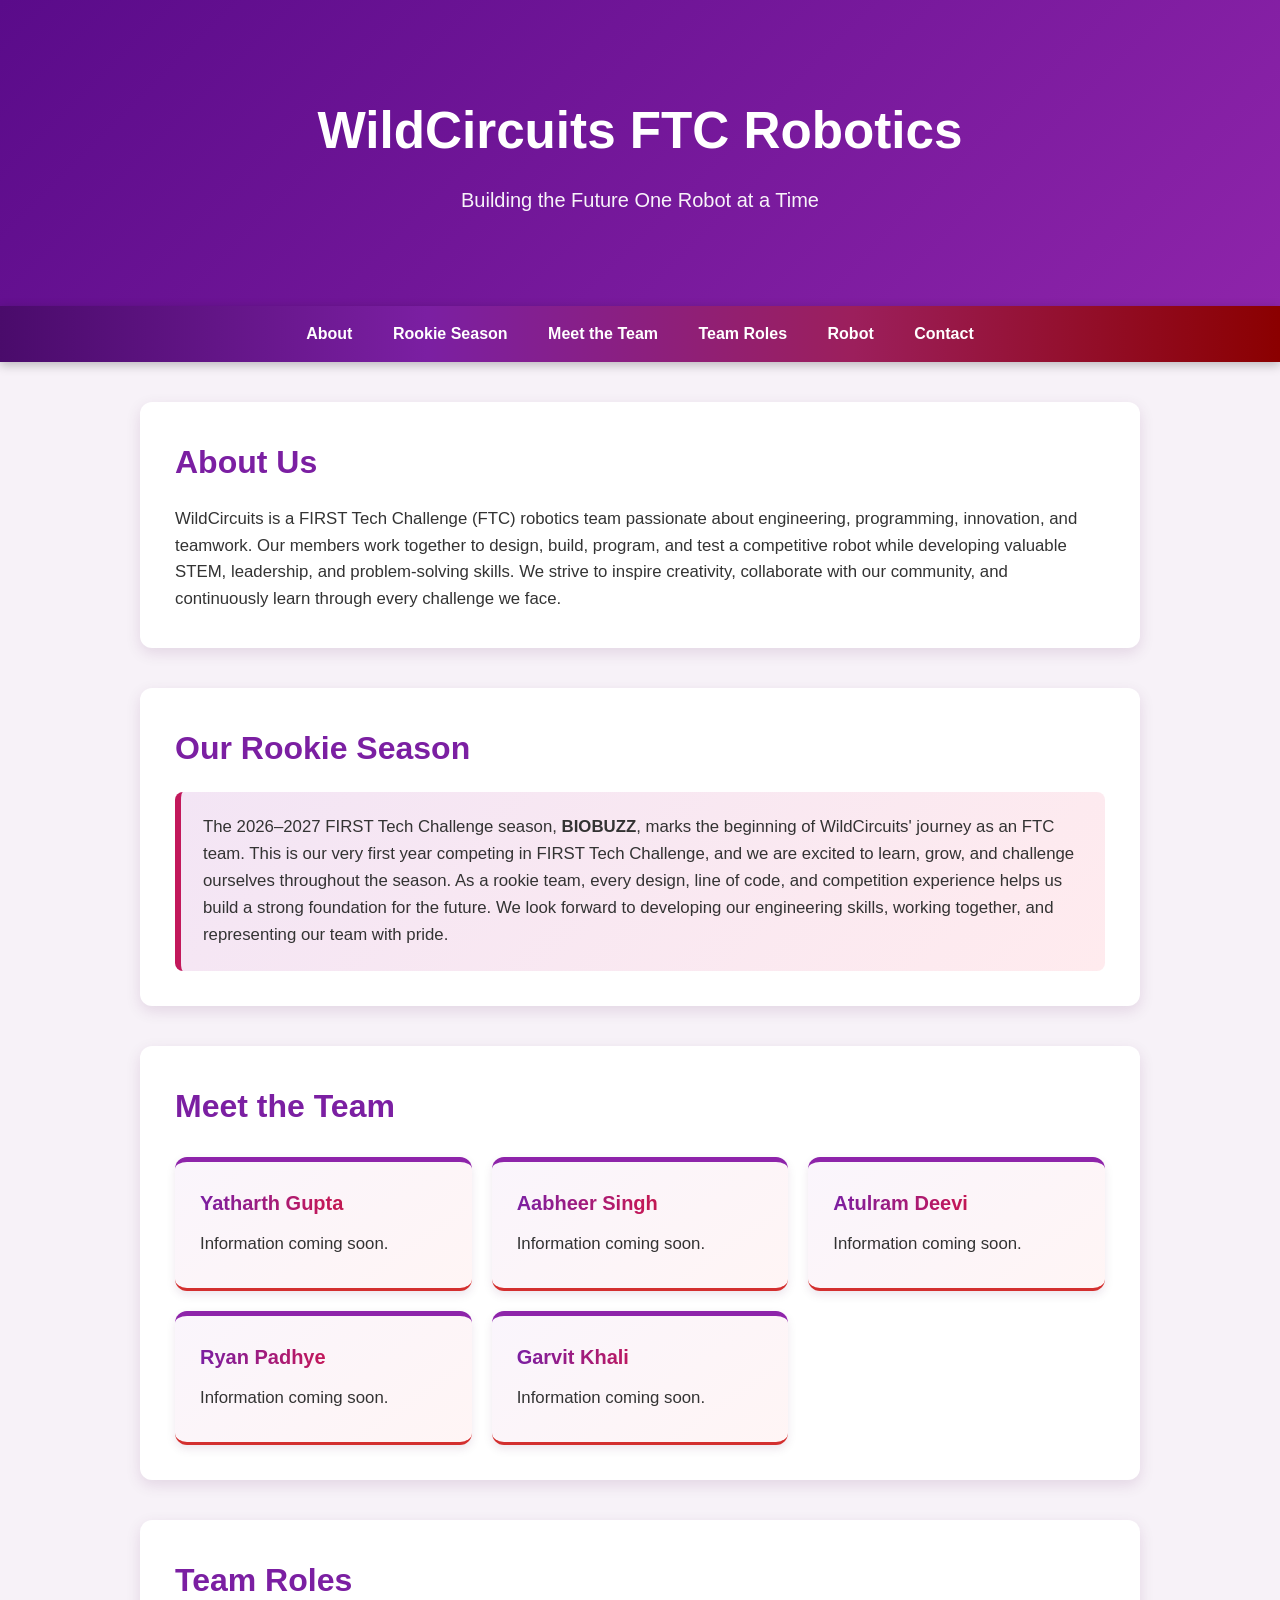
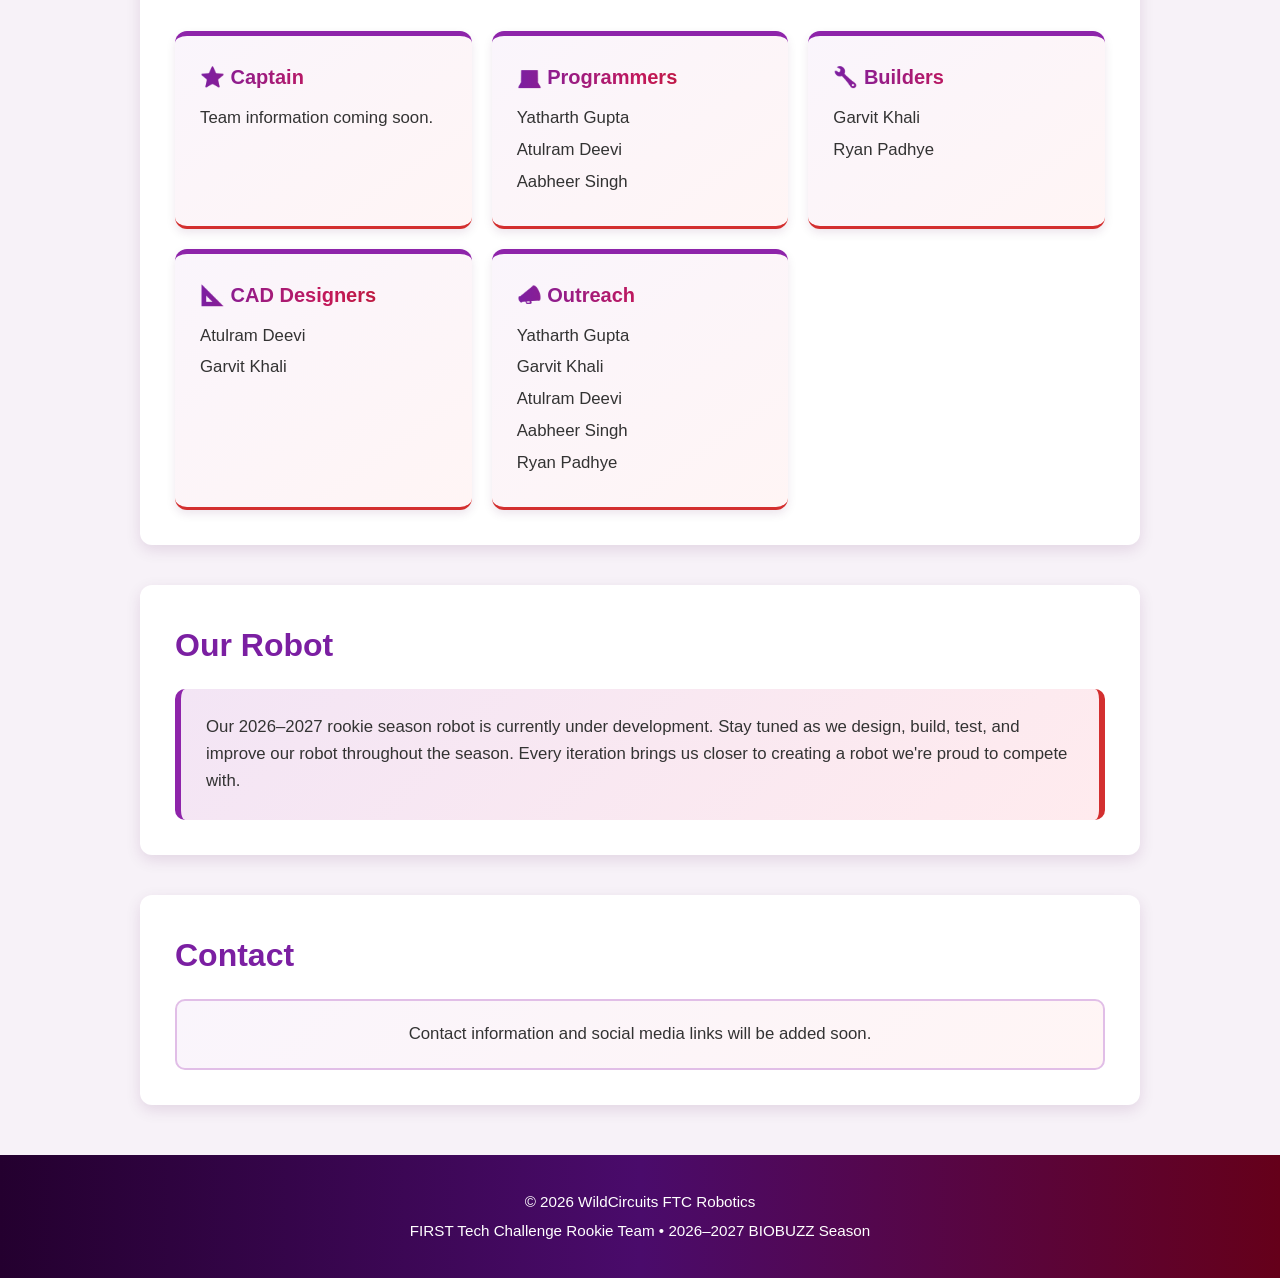
<file: index.html>
<!DOCTYPE html>
<html lang="en">

<head>
    <meta charset="UTF-8">
    <meta name="viewport" content="width=device-width, initial-scale=1.0">

    <title>WildCircuits FTC Robotics</title>

    <style>
        * {
            margin: 0;
            padding: 0;
            box-sizing: border-box;
        }

        html {
            scroll-behavior: smooth;
        }

        body {
            font-family: Arial, Helvetica, sans-serif;
            background: #f7f2f8;
            color: #333;
            line-height: 1.6;
        }

        /* Header */
        header {
            background: linear-gradient(135deg, #5a0b8a, #8e24aa, #d81b60, #b71c1c);
            background-size: 300% 300%;
            animation: gradientMove 8s ease infinite;
            color: white;
            text-align: center;
            padding: 90px 20px;
        }

        @keyframes gradientMove {
            0% {
                background-position: 0% 50%;
            }

            50% {
                background-position: 100% 50%;
            }

            100% {
                background-position: 0% 50%;
            }
        }

        header h1 {
            font-size: 3.2rem;
            margin-bottom: 12px;
        }

        header p {
            font-size: 1.25rem;
            opacity: 0.95;
        }

        /* Navigation */
        nav {
            background: linear-gradient(90deg, #4a0b6b, #7b1fa2, #9c1f5c, #8b0000);
            padding: 15px;
            text-align: center;
            position: sticky;
            top: 0;
            z-index: 1000;
            box-shadow: 0 3px 10px rgba(0, 0, 0, 0.25);
        }

        nav a {
            color: white;
            text-decoration: none;
            margin: 0 18px;
            font-weight: bold;
            transition: 0.2s;
        }

        nav a:hover {
            color: #ffb3c6;
            text-decoration: underline;
        }

        /* Sections */
        section {
            max-width: 1000px;
            margin: 40px auto;
            background: white;
            padding: 35px;
            border-radius: 12px;
            box-shadow: 0 5px 15px rgba(80, 0, 80, 0.12);
        }

        h2 {
            color: #7b1fa2;
            margin-bottom: 18px;
            font-size: 2rem;
        }

        p {
            font-size: 1.05rem;
        }

        /* Highlight Box */
        .highlight {
            background: linear-gradient(135deg, #f3e5f5, #ffebee);
            border-left: 6px solid #c2185b;
            padding: 22px;
            border-radius: 8px;
        }

        /* Team Cards */
        .team-grid {
            display: grid;
            grid-template-columns: repeat(auto-fit, minmax(220px, 1fr));
            gap: 20px;
            margin-top: 25px;
        }

        .team-card {
            background: linear-gradient(145deg, #faf5fc, #fff5f5);
            padding: 25px;
            border-radius: 12px;
            border-top: 5px solid #8e24aa;
            border-bottom: 3px solid #d32f2f;
            box-shadow: 0 4px 10px rgba(80, 0, 80, 0.1);
            transition: transform 0.2s ease, box-shadow 0.2s ease;
        }

        .team-card:hover {
            transform: translateY(-5px);
            box-shadow: 0 8px 20px rgba(120, 0, 100, 0.2);
        }

        .team-card h3 {
            background: linear-gradient(90deg, #7b1fa2, #c2185b, #b71c1c);
            -webkit-background-clip: text;
            -webkit-text-fill-color: transparent;
            background-clip: text;
            margin-bottom: 12px;
            font-size: 1.25rem;
        }

        .team-card p {
            margin: 5px 0;
        }

        /* Robot Section */
        .robot-box {
            background: linear-gradient(135deg, #f3e5f5, #ffebee);
            padding: 25px;
            border-radius: 10px;
            border-left: 6px solid #8e24aa;
            border-right: 6px solid #d32f2f;
        }

        /* Contact */
        .contact-box {
            text-align: center;
            padding: 20px;
            background: linear-gradient(135deg, #faf5fc, #fff5f5);
            border-radius: 10px;
            border: 2px solid #e1bee7;
        }

        /* Footer */
        footer {
            margin-top: 50px;
            padding: 30px 20px;
            background: linear-gradient(90deg, #24002f, #4a0b6b, #65001a);
            color: white;
            text-align: center;
        }

        footer p {
            margin: 5px 0;
            font-size: 0.95rem;
        }

        /* Mobile */
        @media (max-width: 700px) {

            header {
                padding: 65px 20px;
            }

            header h1 {
                font-size: 2.3rem;
            }

            header p {
                font-size: 1rem;
            }

            nav a {
                display: inline-block;
                margin: 5px 8px;
                font-size: 0.9rem;
            }

            section {
                margin: 25px 15px;
                padding: 25px;
            }

            h2 {
                font-size: 1.7rem;
            }
        }
    </style>

</head>

<body>

    <!-- Header -->
    <header>

        <h1>WildCircuits FTC Robotics</h1>

        <p>Building the Future One Robot at a Time</p>

    </header>


    <!-- Navigation -->
    <nav>

        <a href="#about">About</a>

        <a href="#rookie">Rookie Season</a>

        <a href="#teamm">Meet the Team</a>

        <a href="#teamr">Team Roles</a>

        <a href="#robot">Robot</a>

        <a href="#contact">Contact</a>

    </nav>


    <!-- About Section -->
    <section id="about">

        <h2>About Us</h2>

        <p>
            WildCircuits is a FIRST Tech Challenge (FTC) robotics team
            passionate about engineering, programming, innovation, and teamwork.

            Our members work together to design, build, program, and test
            a competitive robot while developing valuable STEM, leadership,
            and problem-solving skills.

            We strive to inspire creativity, collaborate with our community,
            and continuously learn through every challenge we face.
        </p>

    </section>


    <!-- Rookie Season -->
    <section id="rookie">

        <h2>Our Rookie Season</h2>

        <div class="highlight">

            <p>
                The 2026–2027 FIRST Tech Challenge season,
                <strong>BIOBUZZ</strong>, marks the beginning of
                WildCircuits' journey as an FTC team.

                This is our very first year competing in FIRST Tech Challenge,
                and we are excited to learn, grow, and challenge ourselves
                throughout the season.

                As a rookie team, every design, line of code, and competition
                experience helps us build a strong foundation for the future.

                We look forward to developing our engineering skills,
                working together, and representing our team with pride.
            </p>

        </div>

    </section>


    <!-- Team Section -->
    <section id="teamm">

        <h2>Meet the Team</h2>

        <div class="team-grid">

            <!-- Yatharth Gupta -->
            <div class="team-card">

                <h3>Yatharth Gupta</h3>

                <p>Information coming soon.</p>

            </div>


            <!-- Aabheer Singh -->
            <div class="team-card">

                <h3>Aabheer Singh</h3>

                <p>Information coming soon.</p>

            </div>


            <!-- Atulram Deevi -->
            <div class="team-card">

                <h3>Atulram Deevi</h3>

                <p>Information coming soon.</p>

            </div>


            <!-- Ryan Padhye -->
            <div class="team-card">

                <h3>Ryan Padhye</h3>

                <p>Information coming soon.</p>

            </div>


            <!-- Garvit Khali -->
            <div class="team-card">

                <h3>Garvit Khali</h3>

                <p>Information coming soon.</p>

            </div>

        </div>

    </section>


    <!-- Team Roles -->
    <section id="teamr">

        <h2>Team Roles</h2>

        <div class="team-grid">

            <!-- Captain -->
            <div class="team-card">

                <h3>⭐ Captain</h3>

                <p>Team information coming soon.</p>

            </div>


            <!-- Programmers -->
            <div class="team-card">

                <h3>💻 Programmers</h3>

                <p>Yatharth Gupta</p>

                <p>Atulram Deevi</p>

                <p>Aabheer Singh</p>

            </div>


            <!-- Builders -->
            <div class="team-card">

                <h3>🔧 Builders</h3>

                <p>Garvit Khali</p>

                <p>Ryan Padhye</p>

            </div>


            <!-- CAD Designers -->
            <div class="team-card">

                <h3>📐 CAD Designers</h3>

                <p>Atulram Deevi</p>

                <p>Garvit Khali</p>

            </div>


            <!-- Outreach -->
            <div class="team-card">

                <h3>📣 Outreach</h3>

                <p>Yatharth Gupta</p>

                <p>Garvit Khali</p>

                <p>Atulram Deevi</p>

                <p>Aabheer Singh</p>

                <p>Ryan Padhye</p>

            </div>

        </div>

    </section>


    <!-- Robot Section -->
    <section id="robot">

        <h2>Our Robot</h2>

        <div class="robot-box">

            <p>
                Our 2026–2027 rookie season robot is currently under development.

                Stay tuned as we design, build, test, and improve our robot
                throughout the season.

                Every iteration brings us closer to creating a robot
                we're proud to compete with.
            </p>

        </div>

    </section>


    <!-- Contact Section -->
    <section id="contact">

        <h2>Contact</h2>

        <div class="contact-box">

            <p>
                Contact information and social media links will be added soon.
            </p>

        </div>

    </section>


    <!-- Footer -->
    <footer>

        <p>
            © 2026 WildCircuits FTC Robotics
        </p>

        <p>
            FIRST Tech Challenge Rookie Team • 2026–2027 BIOBUZZ Season
        </p>

    </footer>

</body>

</html>
</file>
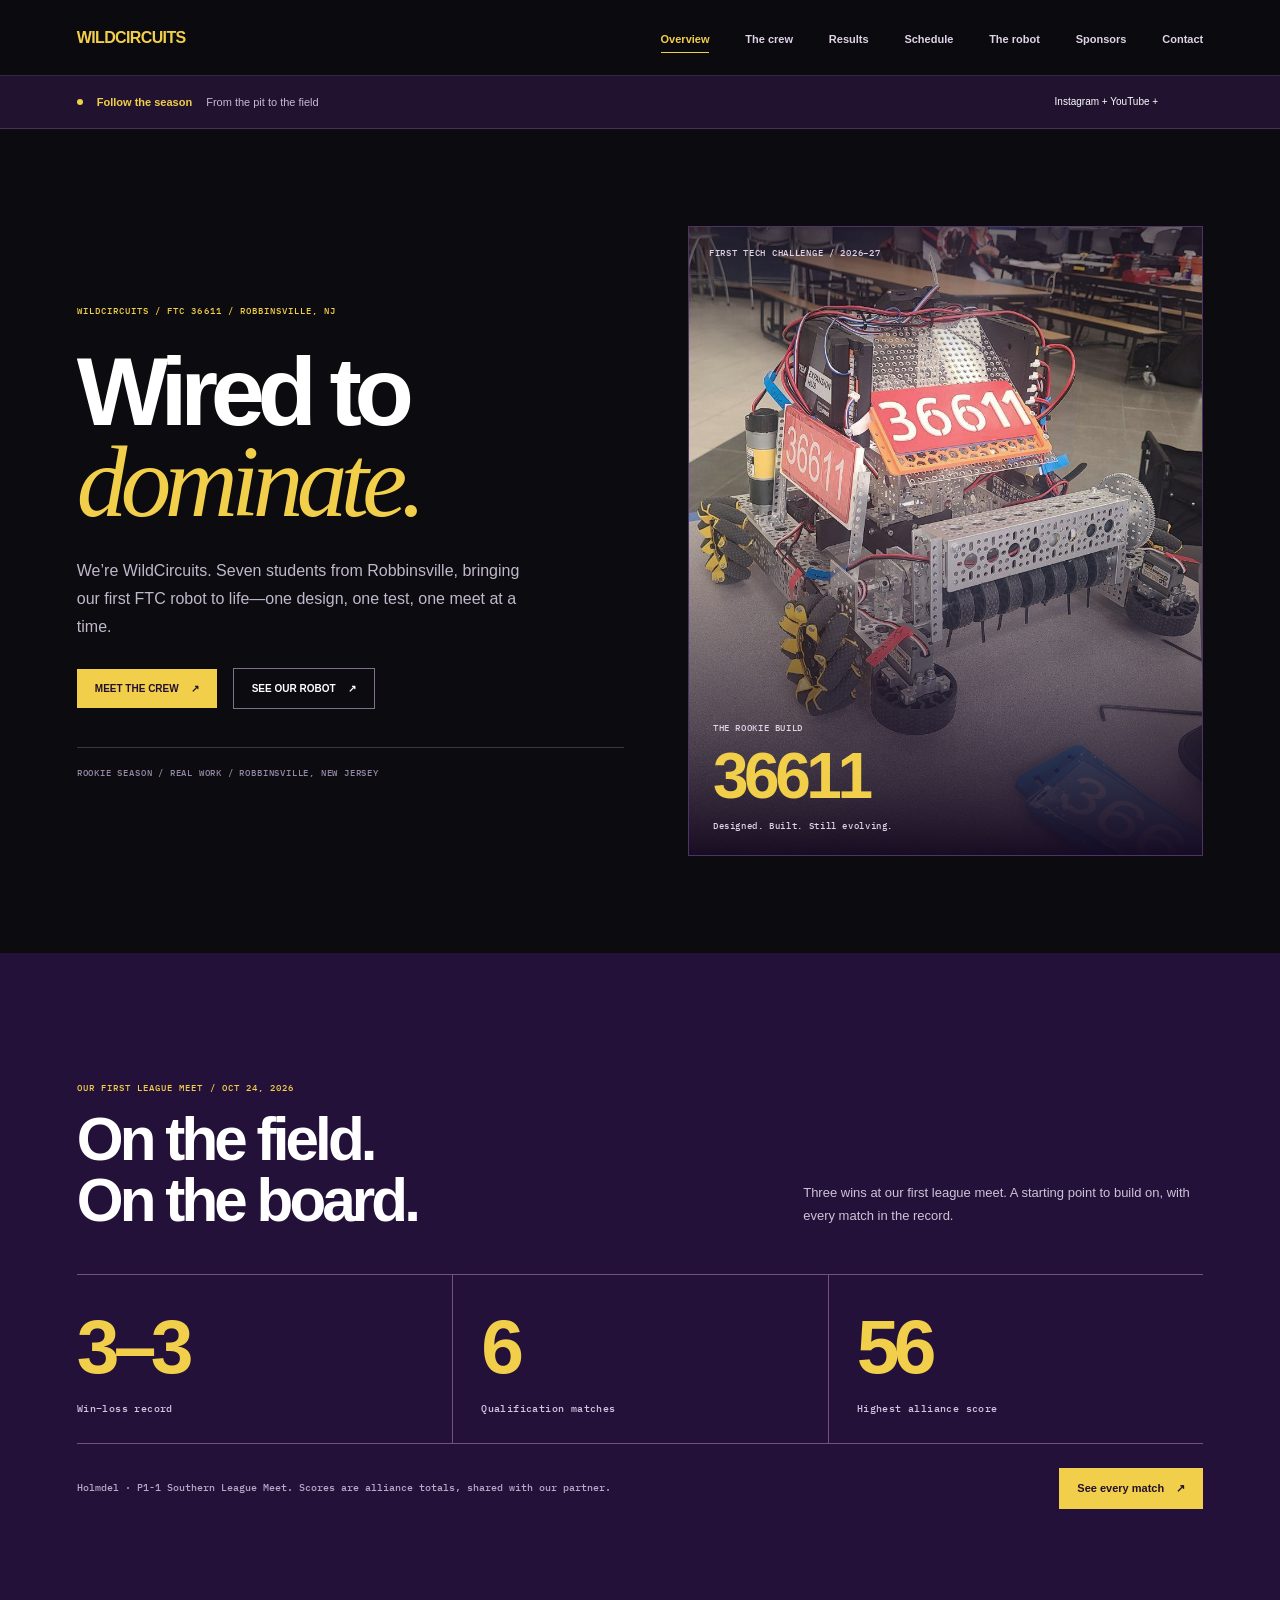
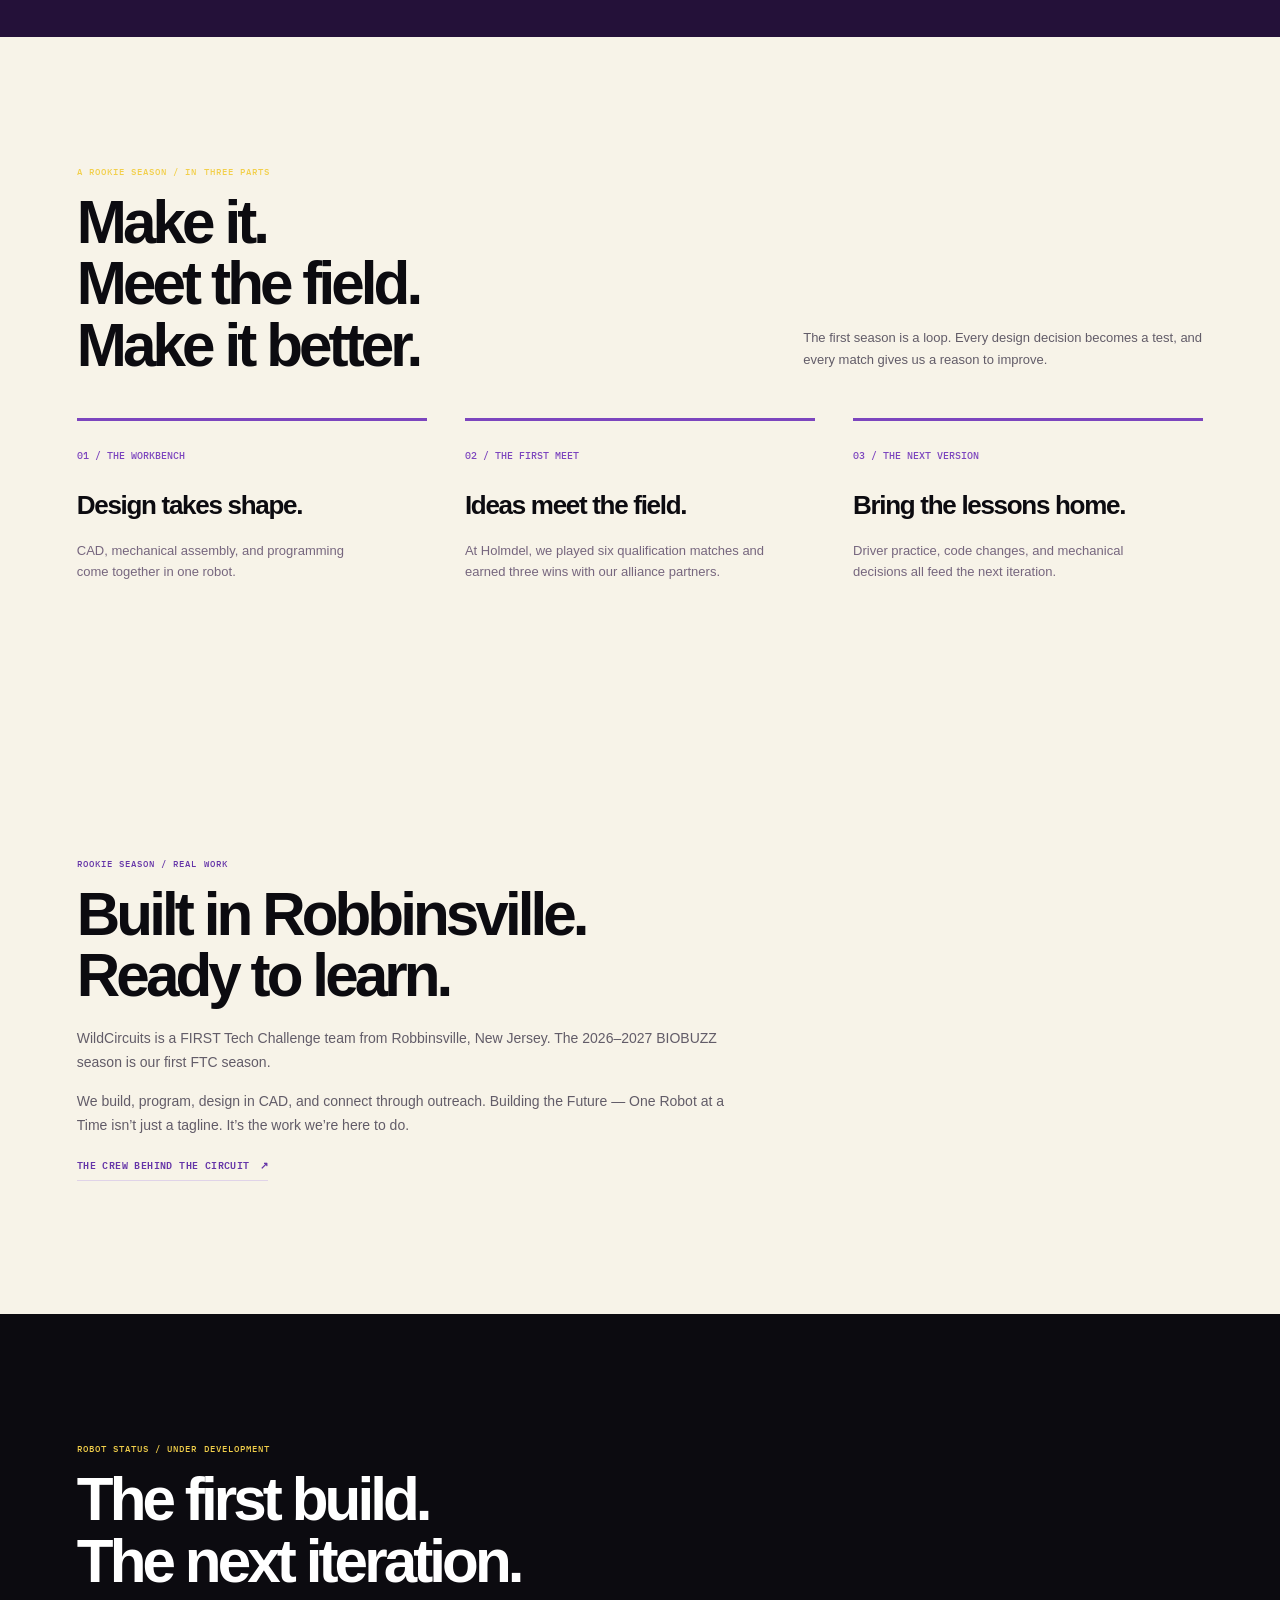
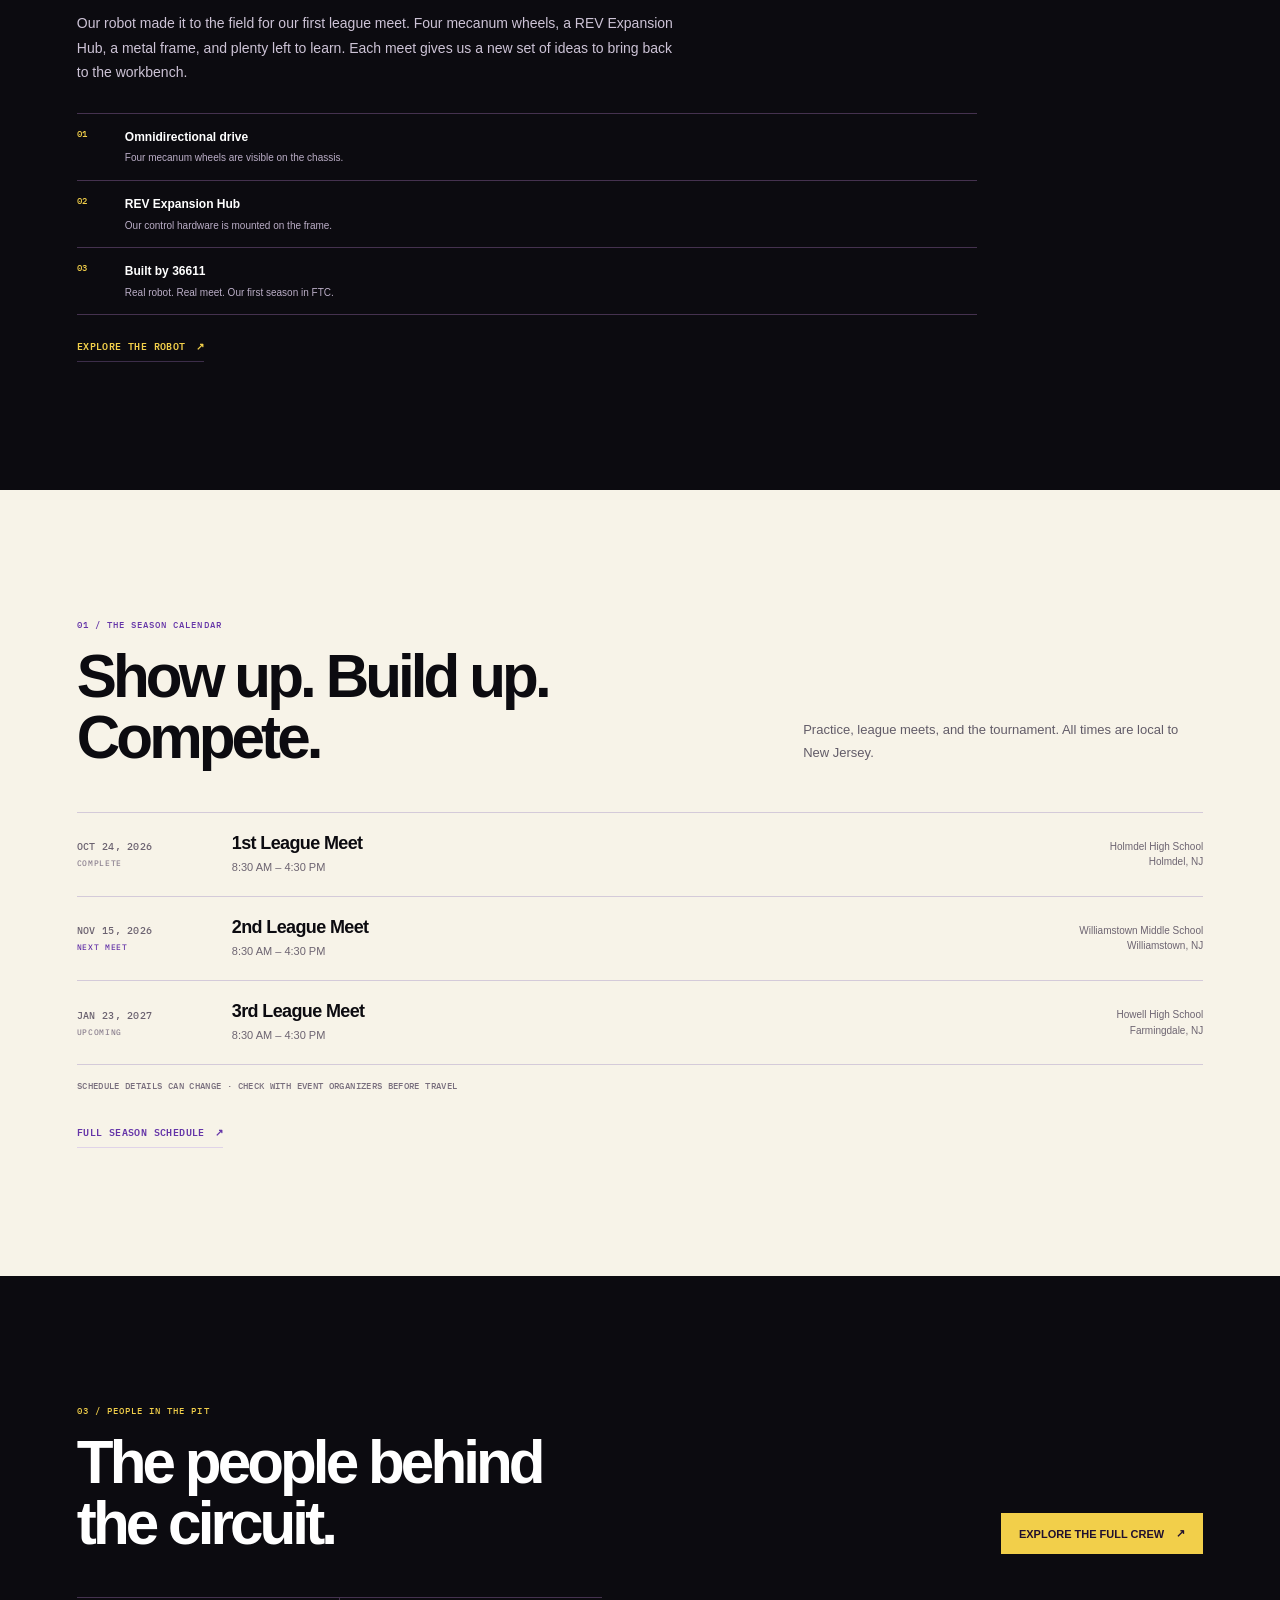
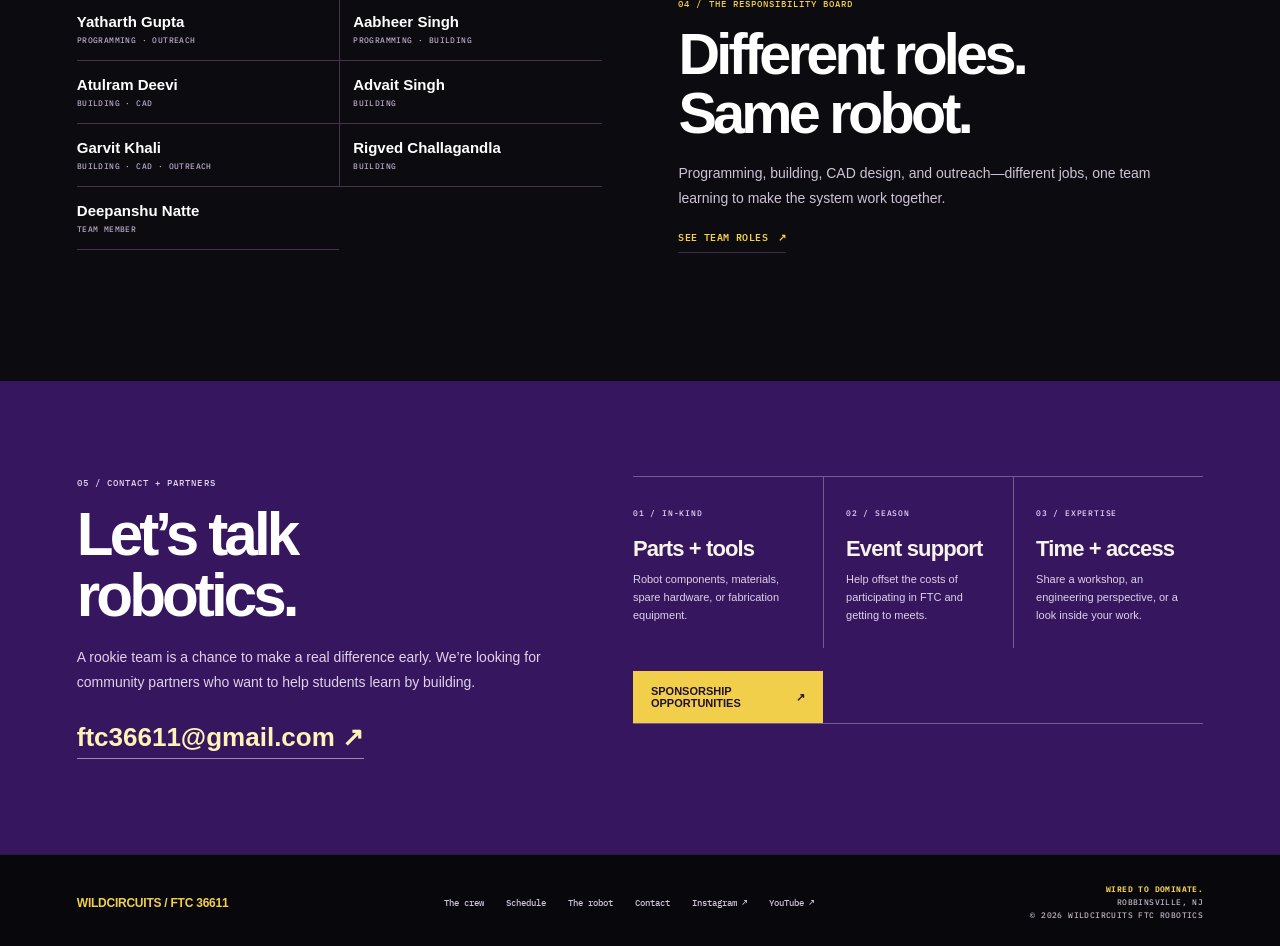
<file: c/index.html>
<!doctype html>
<html lang="en"><head><meta charset="utf-8"><meta name="viewport" content="width=device-width,initial-scale=1"><meta name="theme-color" content="#3c2d49"><meta name="description" content="WildCircuits FTC 36611. Meet our crew, see the robot from our first league meet, follow the BIOBUZZ rookie season, and find our 2026–2027 event schedule. Robbinsville, New Jersey."><meta property="og:title" content="WildCircuits | FTC #36611"><meta property="og:description" content="WildCircuits FTC 36611. Meet our crew, see the robot from our first league meet, follow the BIOBUZZ rookie season, and find our 2026–2027 event schedule. Robbinsville, New Jersey."><link rel="stylesheet" href="site.css"><title>WildCircuits | FTC #36611</title></head><body>
<div class="scroll-progress" aria-hidden="true"></div><a class="skip" href="#main">Skip to content</a>
<header class="site-head"><div class="head-inner"><a class="wordmark" href="index.html">WILDCIRCUITS</a><nav class="nav" id="site-nav" aria-label="Main navigation"><a data-link="index.html" aria-current="page" href="index.html">Overview</a><a data-link="team.html" href="team.html">The crew</a><a data-link="results.html" href="results.html">Results</a><a data-link="schedule.html" href="schedule.html">Schedule</a><a data-link="robot.html" href="robot.html">The robot</a><a data-link="sponsors.html" href="sponsors.html">Sponsors</a><a data-link="contact.html" href="contact.html">Contact</a></nav><button class="menu-toggle" type="button" aria-label="Open navigation menu" aria-expanded="false" aria-controls="site-nav"><span></span></button></div><div class="alliance" aria-hidden="true"><span></span><span></span></div></header>
<main id="main"><div class="social-top"><div class="wrap"><details data-instagram-panel><summary><span class="social-dot"></span><strong>Follow the season</strong><span>From the pit to the field</span><b>Instagram + YouTube <span aria-hidden="true">+</span></b></summary><section class="social-preview"><div class="social-media-grid"><article class="media-card instagram-card"><header class="media-card-head"><div><span class="eyebrow">INSTAGRAM / TEAM UPDATES</span><h2>@wildcircuits.ftc</h2></div><a href="https://www.instagram.com/wildcircuits.ftc/" target="_blank" rel="noopener noreferrer" aria-label="Open WildCircuits Instagram">↗</a></header><div class="insta-window"><blockquote class="instagram-media" data-instgrm-permalink="https://www.instagram.com/wildcircuits.ftc/" data-instgrm-version="14"><a class="insta-fallback" href="https://www.instagram.com/wildcircuits.ftc/" target="_blank" rel="noopener noreferrer">Follow team updates on Instagram<span>Open @wildcircuits.ftc ↗</span></a></blockquote><a class="insta-direct" href="https://www.instagram.com/wildcircuits.ftc/" target="_blank" rel="noopener noreferrer">View the full feed on Instagram <span>↗</span></a></div></article><article class="media-card youtube-card"><header class="media-card-head"><div><span class="eyebrow">YOUTUBE / MATCH FILM</span><h2>Wild Circuits FTC</h2></div><a href="https://www.youtube.com/@WildCircuitsFTC" target="_blank" rel="noopener noreferrer" aria-label="Open WildCircuits YouTube channel">↗</a></header><div class="youtube-player"><iframe data-youtube-frame data-src="https://www.youtube-nocookie.com/embed/TOHePvfkUqU" title="Wild Circuits — Biobuzz first league meet, Match 1" loading="lazy" referrerpolicy="strict-origin-when-cross-origin" allow="encrypted-media; picture-in-picture; fullscreen" allowfullscreen></iframe><a class="youtube-offline" data-youtube-fallback href="https://www.youtube.com/watch?v=TOHePvfkUqU" target="_blank" rel="noopener noreferrer"><img data-youtube-thumbnail src="https://i.ytimg.com/vi/TOHePvfkUqU/hqdefault.jpg" width="480" height="360" alt="Preview of Wild Circuits FTC’s first league meet, Match 1" loading="lazy"><span>Watch Match 1 on YouTube</span></a></div><div class="video-selection"><span class="eyebrow">FIRST LEAGUE MEET / BIOBUZZ</span><h3 data-video-title>Watch Match 1</h3><div class="video-buttons" role="group" aria-label="Choose a match video"><button type="button" data-video="TOHePvfkUqU" data-match="1" aria-pressed="true">Match 1</button><button type="button" data-video="jBR4Bf_Bw0c" data-match="2" aria-pressed="false">Match 2</button><button type="button" data-video="RYQPCFCLXb8" data-match="3" aria-pressed="false">Match 3</button></div><a data-watch-video href="https://www.youtube.com/watch?v=TOHePvfkUqU" target="_blank" rel="noopener noreferrer">Watch on YouTube ↗</a><a class="youtube-channel" href="https://www.youtube.com/@WildCircuitsFTC" target="_blank" rel="noopener noreferrer">Visit @WildCircuitsFTC ↗</a></div></article></div></section></details></div></div>
<section class="hero" aria-labelledby="page-title"><div class="hero-copy reveal"><div class="eyebrow">WILDCIRCUITS / FTC 36611 / ROBBINSVILLE, NJ</div><h1 class="display" id="page-title">Wired to<br><em>dominate.</em></h1><p class="copy">We’re WildCircuits. Seven students from Robbinsville, bringing our first FTC robot to life—one design, one test, one meet at a time.</p><div class="hero-actions"><a class="btn" href="team.html">MEET THE CREW <span aria-hidden="true">↗</span></a><a class="btn secondary" href="robot.html">SEE OUR ROBOT <span aria-hidden="true">↗</span></a></div><div class="hero-line">ROOKIE SEASON / REAL WORK / ROBBINSVILLE, NEW JERSEY</div></div><figure class="hero-card product-photo"><img src="assets/wildcircuits-robot.jpg" alt="WildCircuits FTC 36611 robot with mecanum wheels and its red number plate." fetchpriority="high" width="900" height="1600"><div class="product-top">FIRST TECH CHALLENGE / 2026–27</div><figcaption><span>THE ROOKIE BUILD</span><strong>36611</strong><span>Designed. Built. Still evolving.</span></figcaption></figure></section><section class="section results-highlight"><div class="wrap"><div class="section-head reveal"><div><div class="eyebrow">OUR FIRST LEAGUE MEET / OCT 24, 2026</div><h2 class="heading light">On the field.<br>On the board.</h2></div><p class="copy light">Three wins at our first league meet. A starting point to build on, with every match in the record.</p></div><div class="result-metrics"><div><strong>3–3</strong><span>Win–loss record</span></div><div><strong>6</strong><span>Qualification matches</span></div><div><strong>56</strong><span>Highest alliance score</span></div></div><div class="results-foot"><p>Holmdel · P1-1 Southern League Meet. Scores are alliance totals, shared with our partner.</p><a class="btn" href="results.html">See every match <span>↗</span></a></div></div></section>
<section class="section build-path"><div class="wrap"><div class="section-head"><div><div class="eyebrow">A ROOKIE SEASON / IN THREE PARTS</div><h2 class="heading">Make it.<br>Meet the field.<br>Make it better.</h2></div><p class="copy">The first season is a loop. Every design decision becomes a test, and every match gives us a reason to improve.</p></div><div class="path-grid"><article class="path-step reveal"><span>01 / THE WORKBENCH</span><h3>Design takes shape.</h3><p>CAD, mechanical assembly, and programming come together in one robot.</p></article><article class="path-step reveal delay"><span>02 / THE FIRST MEET</span><h3>Ideas meet the field.</h3><p>At Holmdel, we played six qualification matches and earned three wins with our alliance partners.</p></article><article class="path-step reveal delay2"><span>03 / THE NEXT VERSION</span><h3>Bring the lessons home.</h3><p>Driver practice, code changes, and mechanical decisions all feed the next iteration.</p></article></div></div></section><section class="section white"><div class="wrap intro-grid editorial-grid"><div class="intro-copy reveal"><div class="eyebrow">ROOKIE SEASON / REAL WORK</div><h2 class="heading">Built in Robbinsville.<br>Ready to learn.</h2><p class="copy">WildCircuits is a FIRST Tech Challenge team from Robbinsville, New Jersey. The 2026–2027 BIOBUZZ season is our first FTC season.</p><p class="copy">We build, program, design in CAD, and connect through outreach. Building the Future — One Robot at a Time isn’t just a tagline. It’s the work we’re here to do.</p><a class="text-link" href="team.html">THE CREW BEHIND THE CIRCUIT <span>↗</span></a></div></div></section>
<section class="section dark"><div class="wrap robot-grid"><div class="robot-copy reveal delay"><div class="eyebrow">ROBOT STATUS / UNDER DEVELOPMENT</div><h2 class="heading">The first build.<br>The next iteration.</h2><p class="copy light">Our robot made it to the field for our first league meet. Four mecanum wheels, a REV Expansion Hub, a metal frame, and plenty left to learn. Each meet gives us a new set of ideas to bring back to the workbench.</p><div class="robot-points"><div class="robot-point"><b>01</b><div><strong>Omnidirectional drive</strong><span>Four mecanum wheels are visible on the chassis.</span></div></div><div class="robot-point"><b>02</b><div><strong>REV Expansion Hub</strong><span>Our control hardware is mounted on the frame.</span></div></div><div class="robot-point"><b>03</b><div><strong>Built by 36611</strong><span>Real robot. Real meet. Our first season in FTC.</span></div></div></div><a class="text-link" href="robot.html" style="margin-top:21px;color:var(--lavender);border-color:#3c2d49">EXPLORE THE ROBOT <span>↗</span></a></div></div></section>
<section class="section white"><div class="wrap"><div class="section-head reveal"><div><div class="eyebrow">01 / THE SEASON CALENDAR</div><h2 class="heading">Show up. Build up.<br>Compete.</h2></div><p class="copy">Practice, league meets, and the tournament. All times are local to New Jersey.</p></div><div class="schedule-list reveal"><article class="event"><div class="event-date">OCT 24, 2026<small>COMPLETE</small></div><div><div class="event-name">1st League Meet</div><div class="event-detail">8:30 AM – 4:30 PM</div></div><div class="event-location">Holmdel High School<br>Holmdel, NJ</div></article><article class="event upcoming"><div class="event-date">NOV 15, 2026<small>NEXT MEET</small></div><div><div class="event-name">2nd League Meet</div><div class="event-detail">8:30 AM – 4:30 PM</div></div><div class="event-location">Williamstown Middle School<br>Williamstown, NJ</div></article><article class="event"><div class="event-date">JAN 23, 2027<small>UPCOMING</small></div><div><div class="event-name">3rd League Meet</div><div class="event-detail">8:30 AM – 4:30 PM</div></div><div class="event-location">Howell High School<br>Farmingdale, NJ</div></article></div><p class="schedule-note">SCHEDULE DETAILS CAN CHANGE · CHECK WITH EVENT ORGANIZERS BEFORE TRAVEL</p><a class="text-link" href="schedule.html" style="margin-top:22px">FULL SEASON SCHEDULE <span>↗</span></a></div></section>

<section class="section dark"><div class="wrap"><div class="section-head reveal"><div><div class="eyebrow">03 / PEOPLE IN THE PIT</div><h2 class="heading light">The people behind<br>the circuit.</h2></div><a class="btn" href="team.html">EXPLORE THE FULL CREW <span>↗</span></a></div><div class="crew-preview reveal"><div class="crew-names"><div class="crew-name">Yatharth Gupta<small>PROGRAMMING · OUTREACH</small></div><div class="crew-name">Aabheer Singh<small>PROGRAMMING · BUILDING</small></div><div class="crew-name">Atulram Deevi<small>BUILDING · CAD</small></div><div class="crew-name">Advait Singh<small>BUILDING</small></div><div class="crew-name">Garvit Khali<small>BUILDING · CAD · OUTREACH</small></div><div class="crew-name">Rigved Challagandla<small>BUILDING</small></div><div class="crew-name">Deepanshu Natte<small>TEAM MEMBER</small></div></div><div><div class="eyebrow">04 / THE RESPONSIBILITY BOARD</div><h3 class="heading light" style="font-size:clamp(35px,4.5vw,62px)">Different roles.<br>Same robot.</h3><p class="copy light">Programming, building, CAD design, and outreach—different jobs, one team learning to make the system work together.</p><a class="text-link" href="team.html" style="color:var(--lavender);border-color:#3c2d49">SEE TEAM ROLES <span>↗</span></a></div></div></div></section>

<section class="contact-hero"><div class="wrap contact-grid"><div class="reveal"><div class="eyebrow" style="color:#e0d3e8">05 / CONTACT + PARTNERS</div><h2 class="heading">Let’s talk<br>robotics.</h2><p class="copy">A rookie team is a chance to make a real difference early. We’re looking for community partners who want to help students learn by building.</p><a class="contact-email" href="mailto:ftc36611@gmail.com">ftc36611@gmail.com ↗</a></div><div class="sponsor-options reveal delay"><article class="sponsor-option"><small>01 / IN-KIND</small><h3>Parts + tools</h3><p>Robot components, materials, spare hardware, or fabrication equipment.</p></article><article class="sponsor-option"><small>02 / SEASON</small><h3>Event support</h3><p>Help offset the costs of participating in FTC and getting to meets.</p></article><article class="sponsor-option"><small>03 / EXPERTISE</small><h3>Time + access</h3><p>Share a workshop, an engineering perspective, or a look inside your work.</p></article><a class="btn" href="sponsors.html" style="margin-top:23px">SPONSORSHIP OPPORTUNITIES <span>↗</span></a></div></div></section>
</main>
<footer class="site-footer"><div class="footer-inner"><a class="footer-word" href="index.html">WILDCIRCUITS / FTC 36611</a><nav class="footer-links" aria-label="Footer navigation"><a href="team.html">The crew</a><a href="schedule.html">Schedule</a><a href="robot.html">The robot</a><a href="contact.html">Contact</a><a href="https://www.instagram.com/wildcircuits.ftc/" target="_blank" rel="noopener noreferrer">Instagram ↗</a><a href="https://www.youtube.com/@WildCircuitsFTC" target="_blank" rel="noopener noreferrer">YouTube ↗</a></nav><div class="footer-meta"><strong class="footer-slogan">WIRED TO DOMINATE.</strong><br>ROBBINSVILLE, NJ<br>© <span data-year>2026</span> WILDCIRCUITS FTC ROBOTICS</div></div></footer>
<script src="site.js" defer></script>

</body></html>
</file>
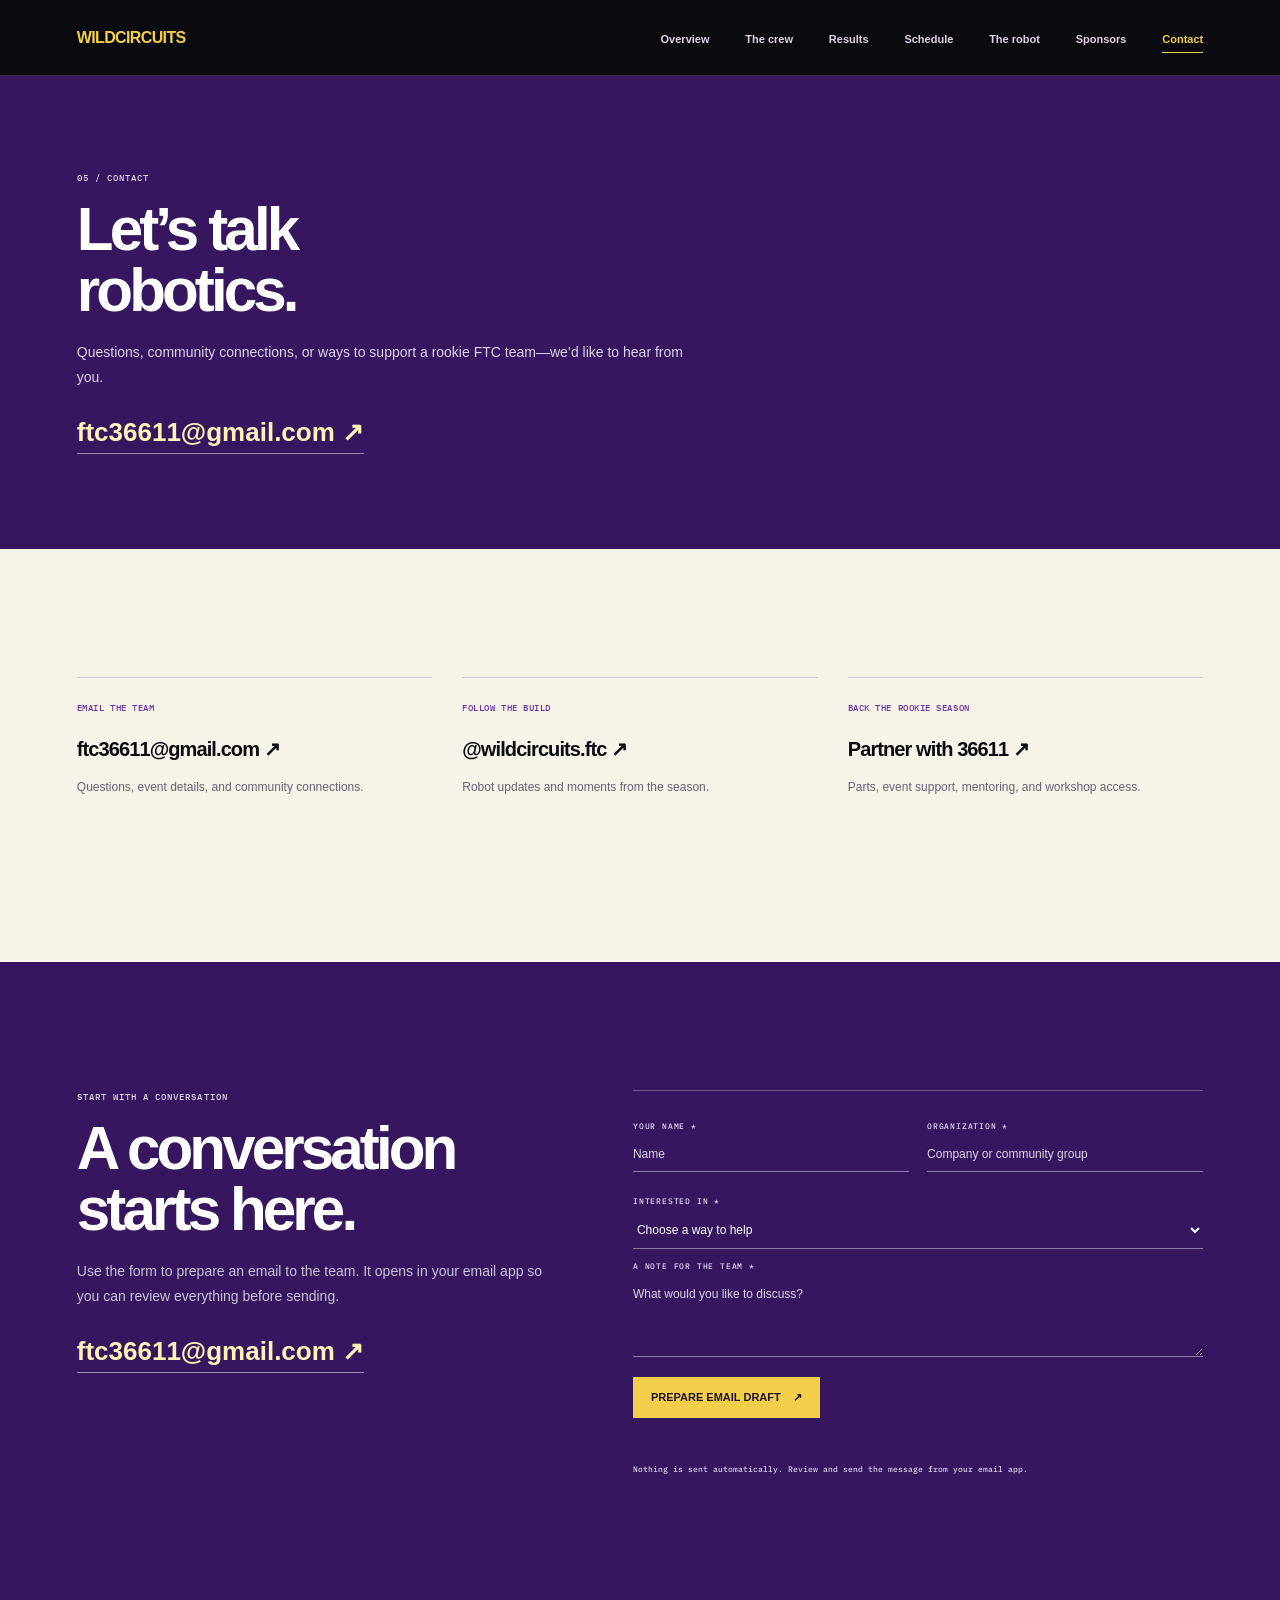
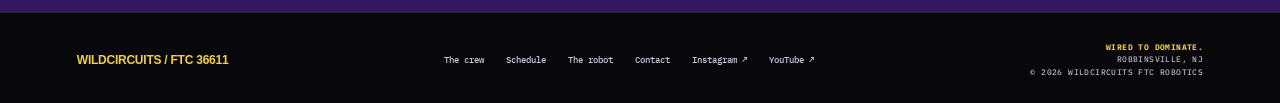
<file: c/contact.html>
<!doctype html>
<html lang="en"><head><meta charset="utf-8"><meta name="viewport" content="width=device-width,initial-scale=1"><meta name="theme-color" content="#3c2d49"><meta name="description" content="Contact WildCircuits FTC 36611 or explore support for the Robbinsville rookie team, including robot parts, season costs, mentorship, and workshops."><meta property="og:title" content="Contact + Sponsors | WildCircuits FTC #36611"><meta property="og:description" content="Contact WildCircuits FTC 36611 or explore support for the Robbinsville rookie team, including robot parts, season costs, mentorship, and workshops."><link rel="stylesheet" href="site.css"><title>Contact + Sponsors | WildCircuits FTC #36611</title></head><body>
<div class="scroll-progress" aria-hidden="true"></div><a class="skip" href="#main">Skip to content</a>
<header class="site-head"><div class="head-inner"><a class="wordmark" href="index.html">WILDCIRCUITS</a><nav class="nav" id="site-nav" aria-label="Main navigation"><a data-link="index.html" href="index.html">Overview</a><a data-link="team.html" href="team.html">The crew</a><a data-link="results.html" href="results.html">Results</a><a data-link="schedule.html" href="schedule.html">Schedule</a><a data-link="robot.html" href="robot.html">The robot</a><a data-link="sponsors.html" href="sponsors.html">Sponsors</a><a data-link="contact.html" aria-current="page" href="contact.html">Contact</a></nav><button class="menu-toggle" type="button" aria-label="Open navigation menu" aria-expanded="false" aria-controls="site-nav"><span></span></button></div><div class="alliance" aria-hidden="true"><span></span><span></span></div></header>
<main id="main">
<section class="contact-hero"><div class="wrap"><div class="eyebrow" style="color:#e0d3e8">05 / CONTACT</div><h1 class="heading">Let’s talk<br>robotics.</h1><p class="copy">Questions, community connections, or ways to support a rookie FTC team—we’d like to hear from you.</p><a class="contact-email" href="mailto:ftc36611@gmail.com">ftc36611@gmail.com ↗</a></div></section>
<section class="section white"><div class="wrap contact-links"><a href="mailto:ftc36611@gmail.com"><span>EMAIL THE TEAM</span><strong>ftc36611@gmail.com ↗</strong><p>Questions, event details, and community connections.</p></a><a href="https://www.instagram.com/wildcircuits.ftc/" target="_blank" rel="noopener noreferrer"><span>FOLLOW THE BUILD</span><strong>@wildcircuits.ftc ↗</strong><p>Robot updates and moments from the season.</p></a><a href="sponsors.html"><span>BACK THE ROOKIE SEASON</span><strong>Partner with 36611 ↗</strong><p>Parts, event support, mentoring, and workshop access.</p></a></div></section>
<section class="section purple"><div class="wrap contact-grid"><div class="reveal"><div class="eyebrow" style="color:#e0d3e8">START WITH A CONVERSATION</div><h2 class="heading light">A conversation<br>starts here.</h2><p class="copy light">Use the form to prepare an email to the team. It opens in your email app so you can review everything before sending.</p><a class="contact-email" href="mailto:ftc36611@gmail.com?subject=WildCircuits%20FTC%2036611%20sponsor%20conversation">ftc36611@gmail.com ↗</a></div><form class="contact-form reveal delay" data-sponsor-form><div class="field-row"><div class="field"><label for="name">Your name *</label><input id="name" name="name" autocomplete="name" required placeholder="Name"></div><div class="field"><label for="organization">Organization *</label><input id="organization" name="organization" autocomplete="organization" required placeholder="Company or community group"></div></div><div class="field"><label for="interest">Interested in *</label><select id="interest" name="interest" required><option value="" disabled selected>Choose a way to help</option><option>Parts or materials</option><option>Season or event support</option><option>Mentorship or expertise</option><option>Workshop, visit, or tour</option><option>Another idea</option></select></div><div class="field"><label for="message">A note for the team *</label><textarea id="message" name="message" required placeholder="What would you like to discuss?"></textarea></div><button class="btn" type="submit">PREPARE EMAIL DRAFT <span>↗</span></button><p class="form-status" data-status role="status" aria-live="polite"></p><p class="form-note">Nothing is sent automatically. Review and send the message from your email app.</p></form></div></section>
</main>
<footer class="site-footer"><div class="footer-inner"><a class="footer-word" href="index.html">WILDCIRCUITS / FTC 36611</a><nav class="footer-links" aria-label="Footer navigation"><a href="team.html">The crew</a><a href="schedule.html">Schedule</a><a href="robot.html">The robot</a><a href="contact.html">Contact</a><a href="https://www.instagram.com/wildcircuits.ftc/" target="_blank" rel="noopener noreferrer">Instagram ↗</a><a href="https://www.youtube.com/@WildCircuitsFTC" target="_blank" rel="noopener noreferrer">YouTube ↗</a></nav><div class="footer-meta"><strong class="footer-slogan">WIRED TO DOMINATE.</strong><br>ROBBINSVILLE, NJ<br>© <span data-year>2026</span> WILDCIRCUITS FTC ROBOTICS</div></div></footer>
<script src="site.js" defer></script>

</body></html>
</file>
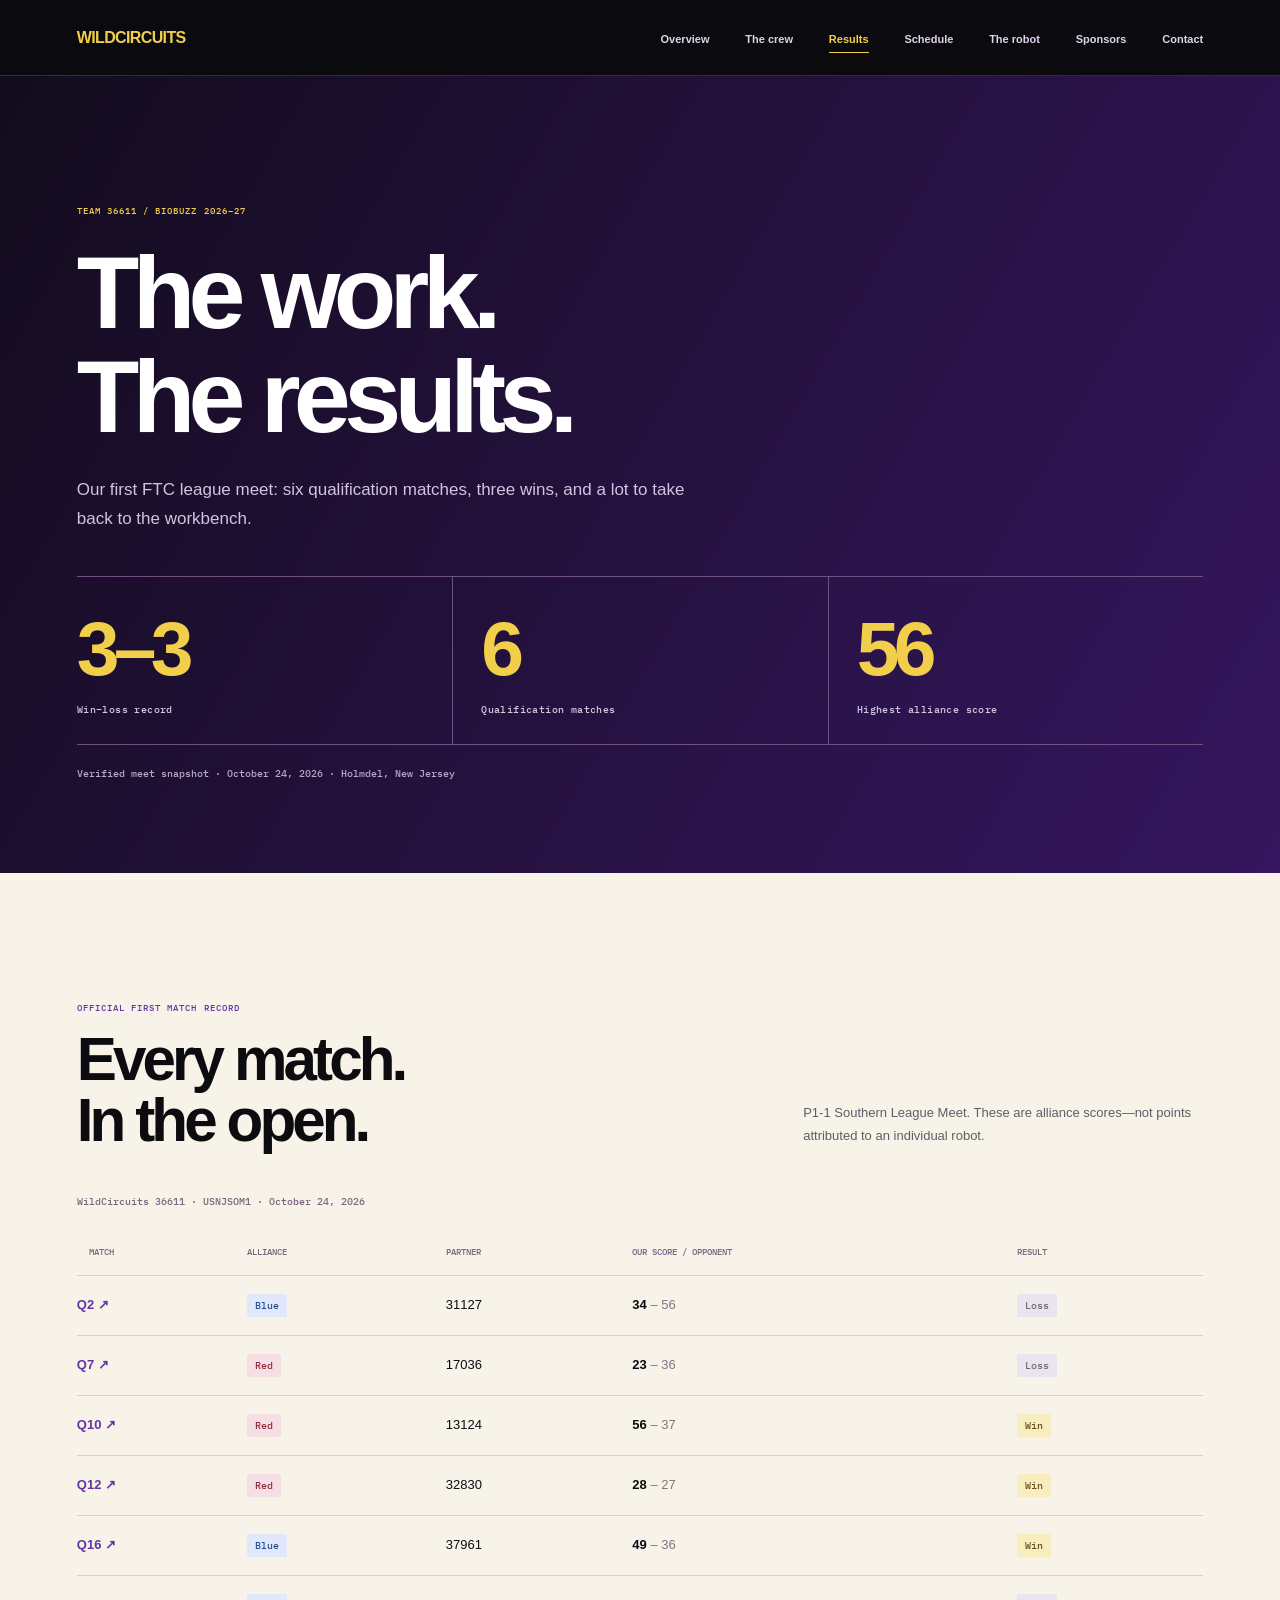
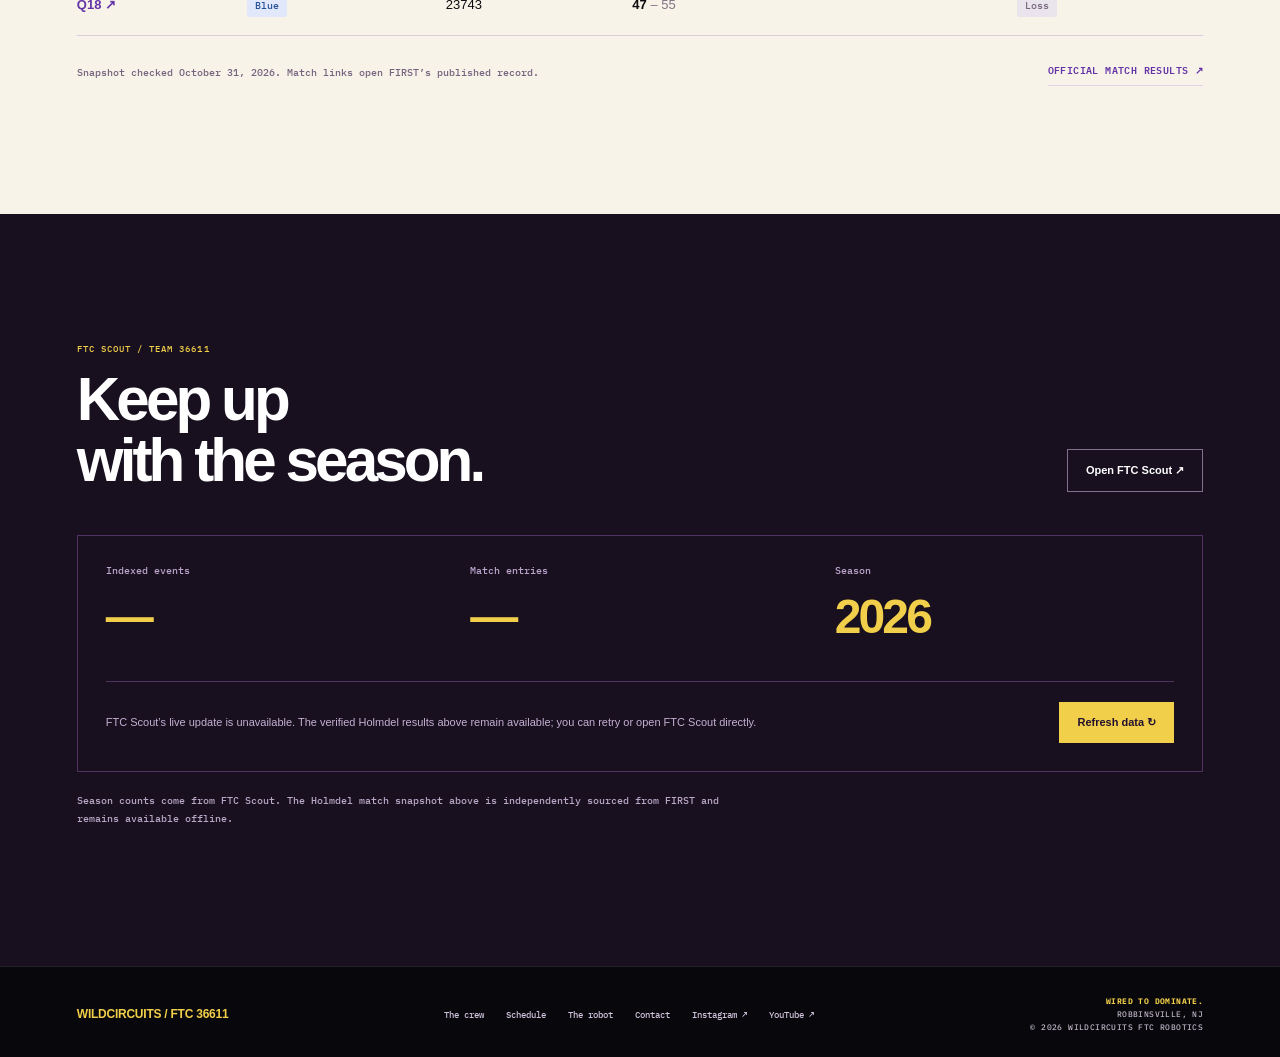
<file: c/results.html>
<!doctype html>
<html lang="en"><head><meta charset="utf-8"><meta name="viewport" content="width=device-width,initial-scale=1"><meta name="theme-color" content="#3c2d49"><meta name="description" content="Verified match results for WildCircuits FTC 36611, with FTC Scout season data and official FIRST match records."><meta property="og:title" content="WildCircuits | FTC #36611"><meta property="og:description" content="WildCircuits FTC 36611. Meet our crew, see the robot from our first league meet, follow the BIOBUZZ rookie season, and find our 2026–2027 event schedule. Robbinsville, New Jersey."><link rel="stylesheet" href="site.css"><title>Results | WildCircuits FTC 36611</title></head><body>
<div class="scroll-progress" aria-hidden="true"></div><a class="skip" href="#main">Skip to content</a>
<header class="site-head"><div class="head-inner"><a class="wordmark" href="index.html">WILDCIRCUITS</a><nav class="nav" id="site-nav" aria-label="Main navigation"><a data-link="index.html" href="index.html">Overview</a><a data-link="team.html" href="team.html">The crew</a><a data-link="results.html" aria-current="page" href="results.html">Results</a><a data-link="schedule.html" href="schedule.html">Schedule</a><a data-link="robot.html" href="robot.html">The robot</a><a data-link="sponsors.html" href="sponsors.html">Sponsors</a><a data-link="contact.html" href="contact.html">Contact</a></nav><button class="menu-toggle" type="button" aria-label="Open navigation menu" aria-expanded="false" aria-controls="site-nav"><span></span></button></div><div class="alliance" aria-hidden="true"><span></span><span></span></div></header>
<main id="main"><section class="section results-hero"><div class="wrap"><div class="eyebrow">TEAM 36611 / BIOBUZZ 2026–27</div><h1 class="display">The work.<br>The results.</h1><p class="lead-result">Our first FTC league meet: six qualification matches, three wins, and a lot to take back to the workbench.</p><div class="result-metrics"><div><strong>3–3</strong><span>Win–loss record</span></div><div><strong>6</strong><span>Qualification matches</span></div><div><strong>56</strong><span>Highest alliance score</span></div></div><p class="data-caption">Verified meet snapshot · October 24, 2026 · Holmdel, New Jersey</p></div></section><section class="section white"><div class="wrap"><div class="section-head"><div><div class="eyebrow">OFFICIAL FIRST MATCH RECORD</div><h2 class="heading">Every match.<br>In the open.</h2></div><p class="copy">P1-1 Southern League Meet. These are alliance scores—not points attributed to an individual robot.</p></div><div class="table-wrap"><table class="match-table"><caption>WildCircuits 36611 · USNJSOM1 · October 24, 2026</caption><thead><tr><th scope="col">Match</th><th scope="col">Alliance</th><th scope="col">Partner</th><th scope="col">Our score / Opponent</th><th scope="col">Result</th></tr></thead><tbody><tr><th scope="row"><a href="https://ftc-events.firstinspires.org/2026/USNJSOM1/qualifications/2" target="_blank" rel="noopener noreferrer">Q2 ↗</a></th><td><span class="alliance-pill blue">Blue</span></td><td>31127</td><td><strong>34</strong> <span class="versus">– 56</span></td><td><span class="outcome loss">Loss</span></td></tr><tr><th scope="row"><a href="https://ftc-events.firstinspires.org/2026/USNJSOM1/qualifications/7" target="_blank" rel="noopener noreferrer">Q7 ↗</a></th><td><span class="alliance-pill red">Red</span></td><td>17036</td><td><strong>23</strong> <span class="versus">– 36</span></td><td><span class="outcome loss">Loss</span></td></tr><tr><th scope="row"><a href="https://ftc-events.firstinspires.org/2026/USNJSOM1/qualifications/10" target="_blank" rel="noopener noreferrer">Q10 ↗</a></th><td><span class="alliance-pill red">Red</span></td><td>13124</td><td><strong>56</strong> <span class="versus">– 37</span></td><td><span class="outcome win">Win</span></td></tr><tr><th scope="row"><a href="https://ftc-events.firstinspires.org/2026/USNJSOM1/qualifications/12" target="_blank" rel="noopener noreferrer">Q12 ↗</a></th><td><span class="alliance-pill red">Red</span></td><td>32830</td><td><strong>28</strong> <span class="versus">– 27</span></td><td><span class="outcome win">Win</span></td></tr><tr><th scope="row"><a href="https://ftc-events.firstinspires.org/2026/USNJSOM1/qualifications/16" target="_blank" rel="noopener noreferrer">Q16 ↗</a></th><td><span class="alliance-pill blue">Blue</span></td><td>37961</td><td><strong>49</strong> <span class="versus">– 36</span></td><td><span class="outcome win">Win</span></td></tr><tr><th scope="row"><a href="https://ftc-events.firstinspires.org/2026/USNJSOM1/qualifications/18" target="_blank" rel="noopener noreferrer">Q18 ↗</a></th><td><span class="alliance-pill blue">Blue</span></td><td>23743</td><td><strong>47</strong> <span class="versus">– 55</span></td><td><span class="outcome loss">Loss</span></td></tr></tbody></table></div><div class="results-foot"><p>Snapshot checked October 31, 2026. Match links open FIRST’s published record.</p><a class="text-link" href="https://ftc-events.firstinspires.org/2026/USNJSOM1/qualifications" target="_blank" rel="noopener noreferrer">Official match results ↗</a></div></div></section><section class="section scout-section"><div class="wrap"><div class="section-head"><div><div class="eyebrow">FTC SCOUT / TEAM 36611</div><h2 class="heading light">Keep up<br>with the season.</h2></div><a class="btn secondary" href="https://ftcscout.org/teams/36611" target="_blank" rel="noopener noreferrer">Open FTC Scout ↗</a></div><div class="scout-live" data-scout><div class="scout-stats"><div><span>Indexed events</span><strong data-scout-events>—</strong></div><div><span>Match entries</span><strong data-scout-matches>—</strong></div><div><span>Season</span><strong>2026</strong></div></div><div class="scout-bottom"><p data-scout-status role="status" aria-live="polite">Checking FTC Scout for season data…</p><button type="button" class="btn" data-scout-refresh>Refresh data ↻</button></div></div><p class="data-caption">Season counts come from FTC Scout. The Holmdel match snapshot above is independently sourced from FIRST and remains available offline.</p></div></section></main><footer class="site-footer"><div class="footer-inner"><a class="footer-word" href="index.html">WILDCIRCUITS / FTC 36611</a><nav class="footer-links" aria-label="Footer navigation"><a href="team.html">The crew</a><a href="schedule.html">Schedule</a><a href="robot.html">The robot</a><a href="contact.html">Contact</a><a href="https://www.instagram.com/wildcircuits.ftc/" target="_blank" rel="noopener noreferrer">Instagram ↗</a><a href="https://www.youtube.com/@WildCircuitsFTC" target="_blank" rel="noopener noreferrer">YouTube ↗</a></nav><div class="footer-meta"><strong class="footer-slogan">WIRED TO DOMINATE.</strong><br>ROBBINSVILLE, NJ<br>© <span data-year>2026</span> WILDCIRCUITS FTC ROBOTICS</div></div></footer>
<script src="site.js" defer></script>

<script src="ftcscout.js" defer></script></body></html>
</file>
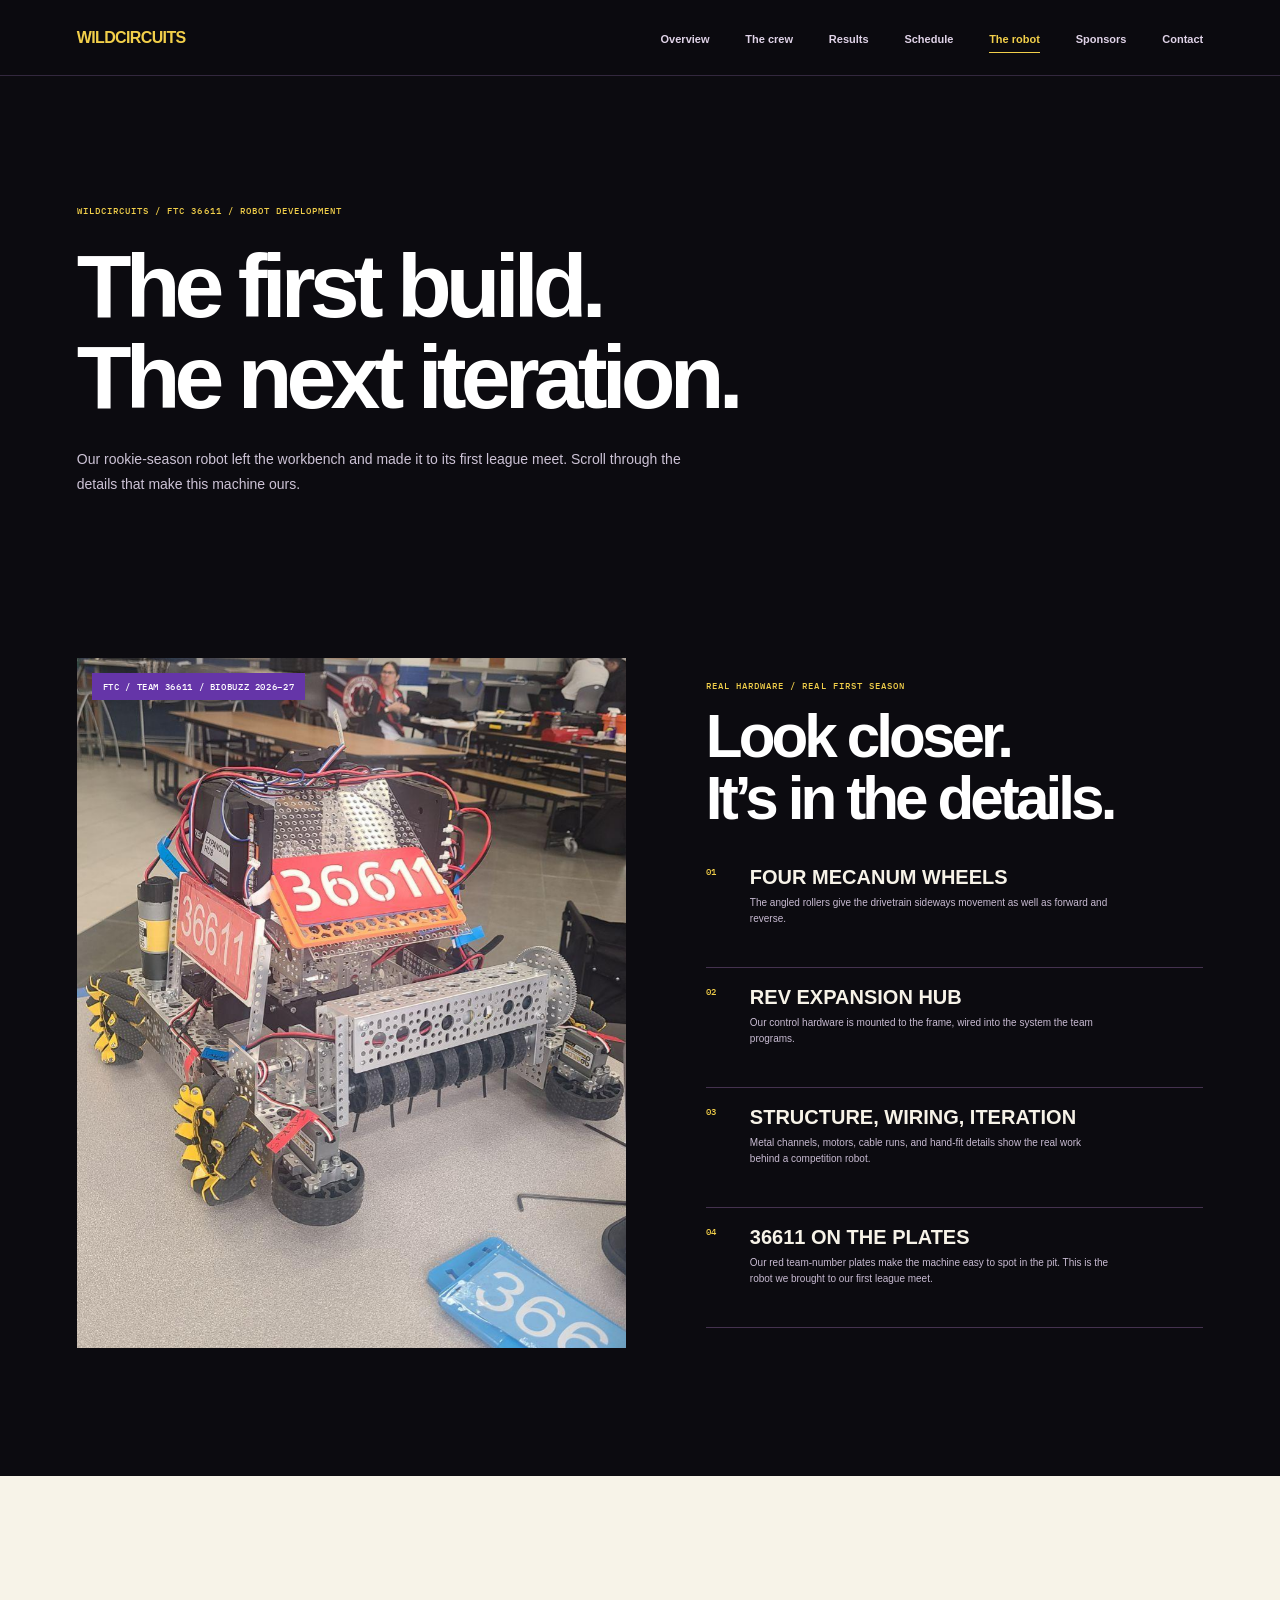
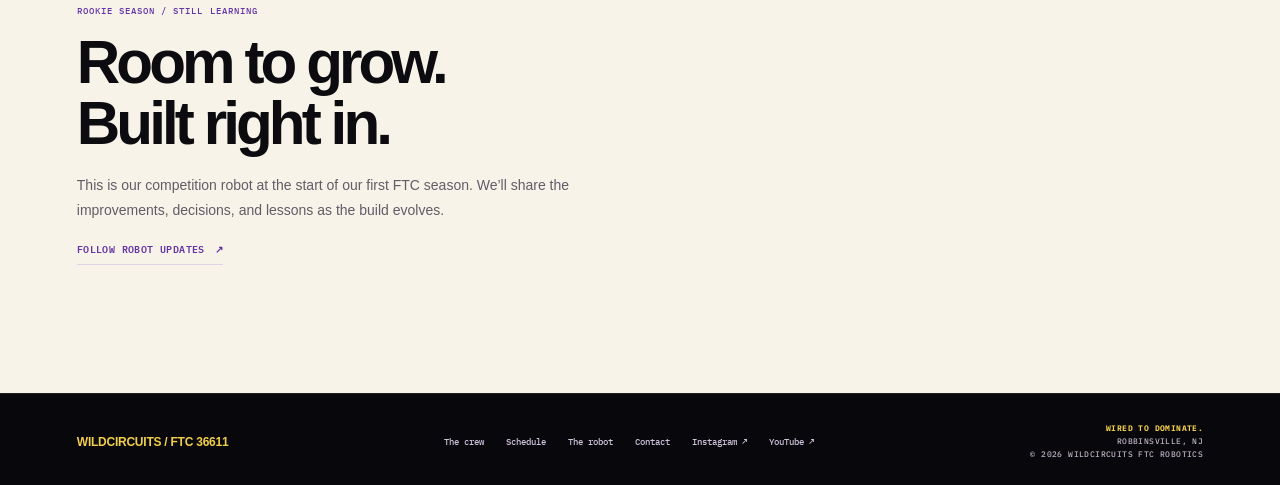
<file: c/robot.html>
<!doctype html>
<html lang="en"><head><meta charset="utf-8"><meta name="viewport" content="width=device-width,initial-scale=1"><meta name="theme-color" content="#3c2d49"><meta name="description" content="A closer look at the real WildCircuits FIRST Tech Challenge robot, its mecanum wheels, visible REV Expansion Hub, and 36611 number plates."><meta property="og:title" content="The Robot | WildCircuits FTC #36611"><meta property="og:description" content="A closer look at the real WildCircuits FIRST Tech Challenge robot, its mecanum wheels, visible REV Expansion Hub, and 36611 number plates."><link rel="stylesheet" href="site.css"><title>The Robot | WildCircuits FTC #36611</title></head><body>
<div class="scroll-progress" aria-hidden="true"></div><a class="skip" href="#main">Skip to content</a>
<header class="site-head"><div class="head-inner"><a class="wordmark" href="index.html">WILDCIRCUITS</a><nav class="nav" id="site-nav" aria-label="Main navigation"><a data-link="index.html" href="index.html">Overview</a><a data-link="team.html" href="team.html">The crew</a><a data-link="results.html" href="results.html">Results</a><a data-link="schedule.html" href="schedule.html">Schedule</a><a data-link="robot.html" aria-current="page" href="robot.html">The robot</a><a data-link="sponsors.html" href="sponsors.html">Sponsors</a><a data-link="contact.html" href="contact.html">Contact</a></nav><button class="menu-toggle" type="button" aria-label="Open navigation menu" aria-expanded="false" aria-controls="site-nav"><span></span></button></div><div class="alliance" aria-hidden="true"><span></span><span></span></div></header>
<main id="main">
<section class="section dark"><div class="wrap"><div class="eyebrow">WILDCIRCUITS / FTC 36611 / ROBOT DEVELOPMENT</div><h1 class="display">The first build.<br>The next iteration.</h1><p class="copy light">Our rookie-season robot left the workbench and made it to its first league meet. Scroll through the details that make this machine ours.</p></div></section>
<section class="section dark" style="padding-top:20px"><div class="wrap robot-grid"><div class="robot-detail-photo" data-step="1"><figure class="robot-image" style="margin:0"><img class="robot-detail-img" src="assets/wildcircuits-robot.jpg" alt="WildCircuits FTC robot photographed at its first league meet, showing the 36611 plates, drive wheels and control hardware." fetchpriority="high"><figcaption class="robot-index">FTC / TEAM 36611 / BIOBUZZ 2026–27</figcaption></figure></div><div class="robot-copy"><div class="eyebrow">REAL HARDWARE / REAL FIRST SEASON</div><h2 class="heading light">Look closer.<br>It’s in the details.</h2><div class="story-step active"><span class="num">01</span><div><h3>Four mecanum wheels</h3><p>The angled rollers give the drivetrain sideways movement as well as forward and reverse.</p></div></div><div class="story-step"><span class="num">02</span><div><h3>REV Expansion Hub</h3><p>Our control hardware is mounted to the frame, wired into the system the team programs.</p></div></div><div class="story-step"><span class="num">03</span><div><h3>Structure, wiring, iteration</h3><p>Metal channels, motors, cable runs, and hand-fit details show the real work behind a competition robot.</p></div></div><div class="story-step"><span class="num">04</span><div><h3>36611 on the plates</h3><p>Our red team-number plates make the machine easy to spot in the pit. This is the robot we brought to our first league meet.</p></div></div></div></div></section>
<section class="section white"><div class="wrap intro-grid"><div><div class="eyebrow">ROOKIE SEASON / STILL LEARNING</div><h2 class="heading">Room to grow.<br>Built right in.</h2><p class="copy">This is our competition robot at the start of our first FTC season. We’ll share the improvements, decisions, and lessons as the build evolves.</p><a class="text-link" href="https://www.instagram.com/wildcircuits.ftc/" target="_blank" rel="noopener noreferrer">FOLLOW ROBOT UPDATES <span>↗</span></a></div></div></section>
</main>
<footer class="site-footer"><div class="footer-inner"><a class="footer-word" href="index.html">WILDCIRCUITS / FTC 36611</a><nav class="footer-links" aria-label="Footer navigation"><a href="team.html">The crew</a><a href="schedule.html">Schedule</a><a href="robot.html">The robot</a><a href="contact.html">Contact</a><a href="https://www.instagram.com/wildcircuits.ftc/" target="_blank" rel="noopener noreferrer">Instagram ↗</a><a href="https://www.youtube.com/@WildCircuitsFTC" target="_blank" rel="noopener noreferrer">YouTube ↗</a></nav><div class="footer-meta"><strong class="footer-slogan">WIRED TO DOMINATE.</strong><br>ROBBINSVILLE, NJ<br>© <span data-year>2026</span> WILDCIRCUITS FTC ROBOTICS</div></div></footer>
<script src="site.js" defer></script>

</body></html>
</file>
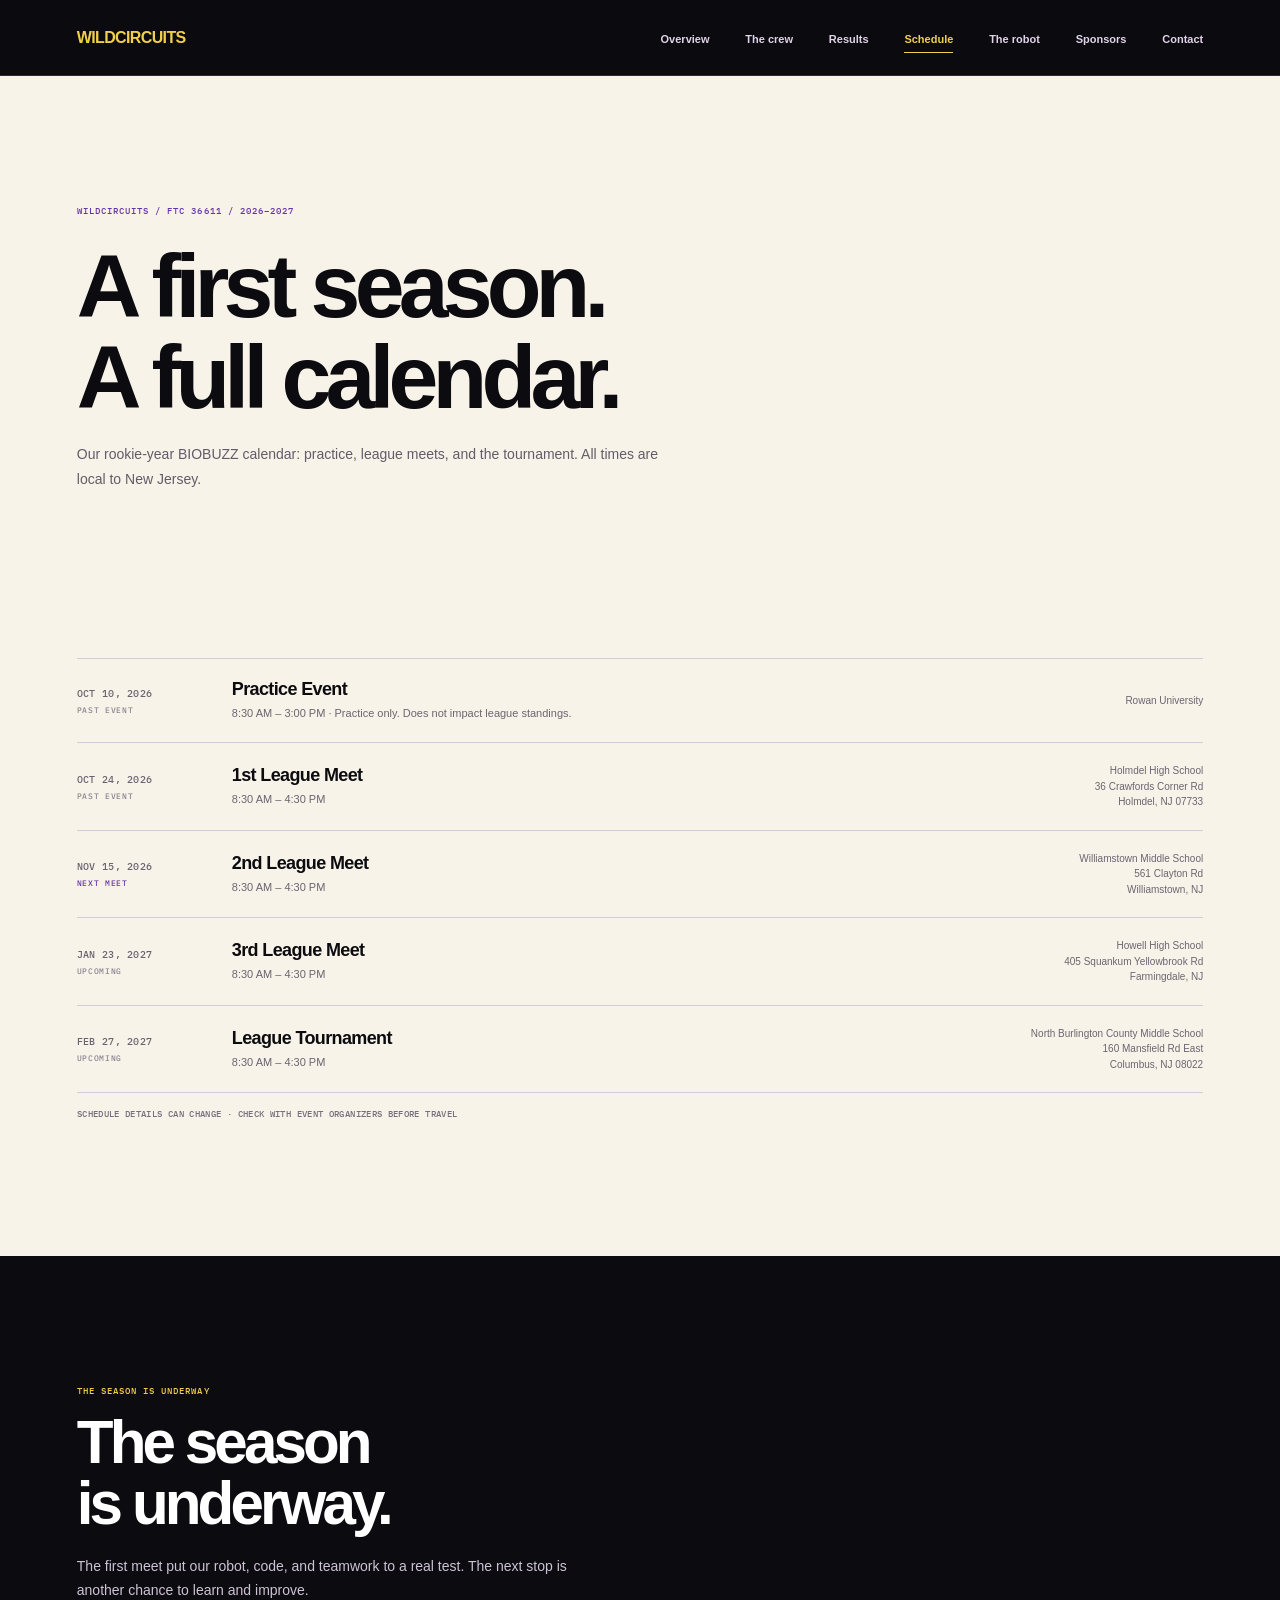
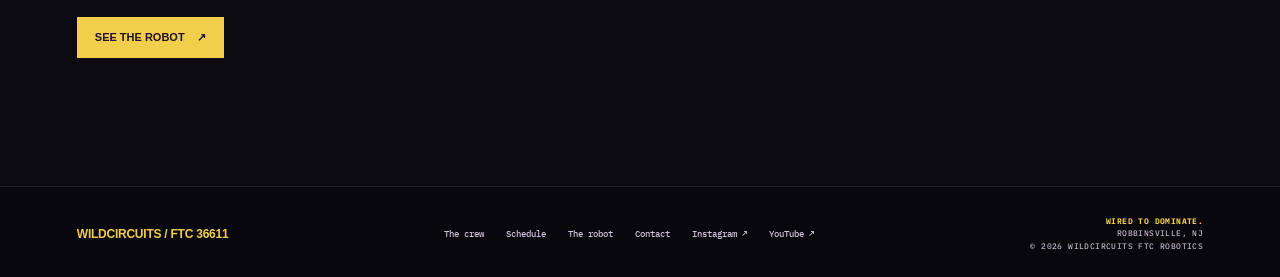
<file: c/schedule.html>
<!doctype html>
<html lang="en"><head><meta charset="utf-8"><meta name="viewport" content="width=device-width,initial-scale=1"><meta name="theme-color" content="#3c2d49"><meta name="description" content="WildCircuits FTC Team 36611 2026–2027 BIOBUZZ season schedule, including New Jersey practice, league meet, and tournament dates."><meta property="og:title" content="Schedule | WildCircuits FTC #36611"><meta property="og:description" content="WildCircuits FTC Team 36611 2026–2027 BIOBUZZ season schedule, including New Jersey practice, league meet, and tournament dates."><link rel="stylesheet" href="site.css"><title>Schedule | WildCircuits FTC #36611</title></head><body>
<div class="scroll-progress" aria-hidden="true"></div><a class="skip" href="#main">Skip to content</a>
<header class="site-head"><div class="head-inner"><a class="wordmark" href="index.html">WILDCIRCUITS</a><nav class="nav" id="site-nav" aria-label="Main navigation"><a data-link="index.html" href="index.html">Overview</a><a data-link="team.html" href="team.html">The crew</a><a data-link="results.html" href="results.html">Results</a><a data-link="schedule.html" aria-current="page" href="schedule.html">Schedule</a><a data-link="robot.html" href="robot.html">The robot</a><a data-link="sponsors.html" href="sponsors.html">Sponsors</a><a data-link="contact.html" href="contact.html">Contact</a></nav><button class="menu-toggle" type="button" aria-label="Open navigation menu" aria-expanded="false" aria-controls="site-nav"><span></span></button></div><div class="alliance" aria-hidden="true"><span></span><span></span></div></header>
<main id="main">
<section class="section white"><div class="wrap"><div class="eyebrow">WILDCIRCUITS / FTC 36611 / 2026–2027</div><h1 class="display" style="color:var(--bg);margin-bottom:19px">A first season.<br>A full calendar.</h1><p class="copy">Our rookie-year BIOBUZZ calendar: practice, league meets, and the tournament. All times are local to New Jersey.</p></div></section>
<section class="section white" style="padding-top:25px"><div class="wrap"><div class="schedule-list reveal"><article class="event"><div class="event-date">OCT 10, 2026<small>PAST EVENT</small></div><div><div class="event-name">Practice Event</div><div class="event-detail">8:30 AM – 3:00 PM · Practice only. Does not impact league standings.</div></div><div class="event-location">Rowan University</div></article><article class="event"><div class="event-date">OCT 24, 2026<small>PAST EVENT</small></div><div><div class="event-name">1st League Meet</div><div class="event-detail">8:30 AM – 4:30 PM</div></div><div class="event-location">Holmdel High School<br>36 Crawfords Corner Rd<br>Holmdel, NJ 07733</div></article><article class="event upcoming"><div class="event-date">NOV 15, 2026<small>NEXT MEET</small></div><div><div class="event-name">2nd League Meet</div><div class="event-detail">8:30 AM – 4:30 PM</div></div><div class="event-location">Williamstown Middle School<br>561 Clayton Rd<br>Williamstown, NJ</div></article><article class="event"><div class="event-date">JAN 23, 2027<small>UPCOMING</small></div><div><div class="event-name">3rd League Meet</div><div class="event-detail">8:30 AM – 4:30 PM</div></div><div class="event-location">Howell High School<br>405 Squankum Yellowbrook Rd<br>Farmingdale, NJ</div></article><article class="event"><div class="event-date">FEB 27, 2027<small>UPCOMING</small></div><div><div class="event-name">League Tournament</div><div class="event-detail">8:30 AM – 4:30 PM</div></div><div class="event-location">North Burlington County Middle School<br>160 Mansfield Rd East<br>Columbus, NJ 08022</div></article></div><p class="schedule-note">SCHEDULE DETAILS CAN CHANGE · CHECK WITH EVENT ORGANIZERS BEFORE TRAVEL</p></div></section>
<section class="section dark"><div class="wrap intro-grid"><div><div class="eyebrow">THE SEASON IS UNDERWAY</div><h2 class="heading light">The season<br>is underway.</h2><p class="copy light">The first meet put our robot, code, and teamwork to a real test. The next stop is another chance to learn and improve.</p><a class="btn" href="robot.html">SEE THE ROBOT <span>↗</span></a></div></div></section>
</main>
<footer class="site-footer"><div class="footer-inner"><a class="footer-word" href="index.html">WILDCIRCUITS / FTC 36611</a><nav class="footer-links" aria-label="Footer navigation"><a href="team.html">The crew</a><a href="schedule.html">Schedule</a><a href="robot.html">The robot</a><a href="contact.html">Contact</a><a href="https://www.instagram.com/wildcircuits.ftc/" target="_blank" rel="noopener noreferrer">Instagram ↗</a><a href="https://www.youtube.com/@WildCircuitsFTC" target="_blank" rel="noopener noreferrer">YouTube ↗</a></nav><div class="footer-meta"><strong class="footer-slogan">WIRED TO DOMINATE.</strong><br>ROBBINSVILLE, NJ<br>© <span data-year>2026</span> WILDCIRCUITS FTC ROBOTICS</div></div></footer>
<script src="site.js" defer></script>

</body></html>
</file>
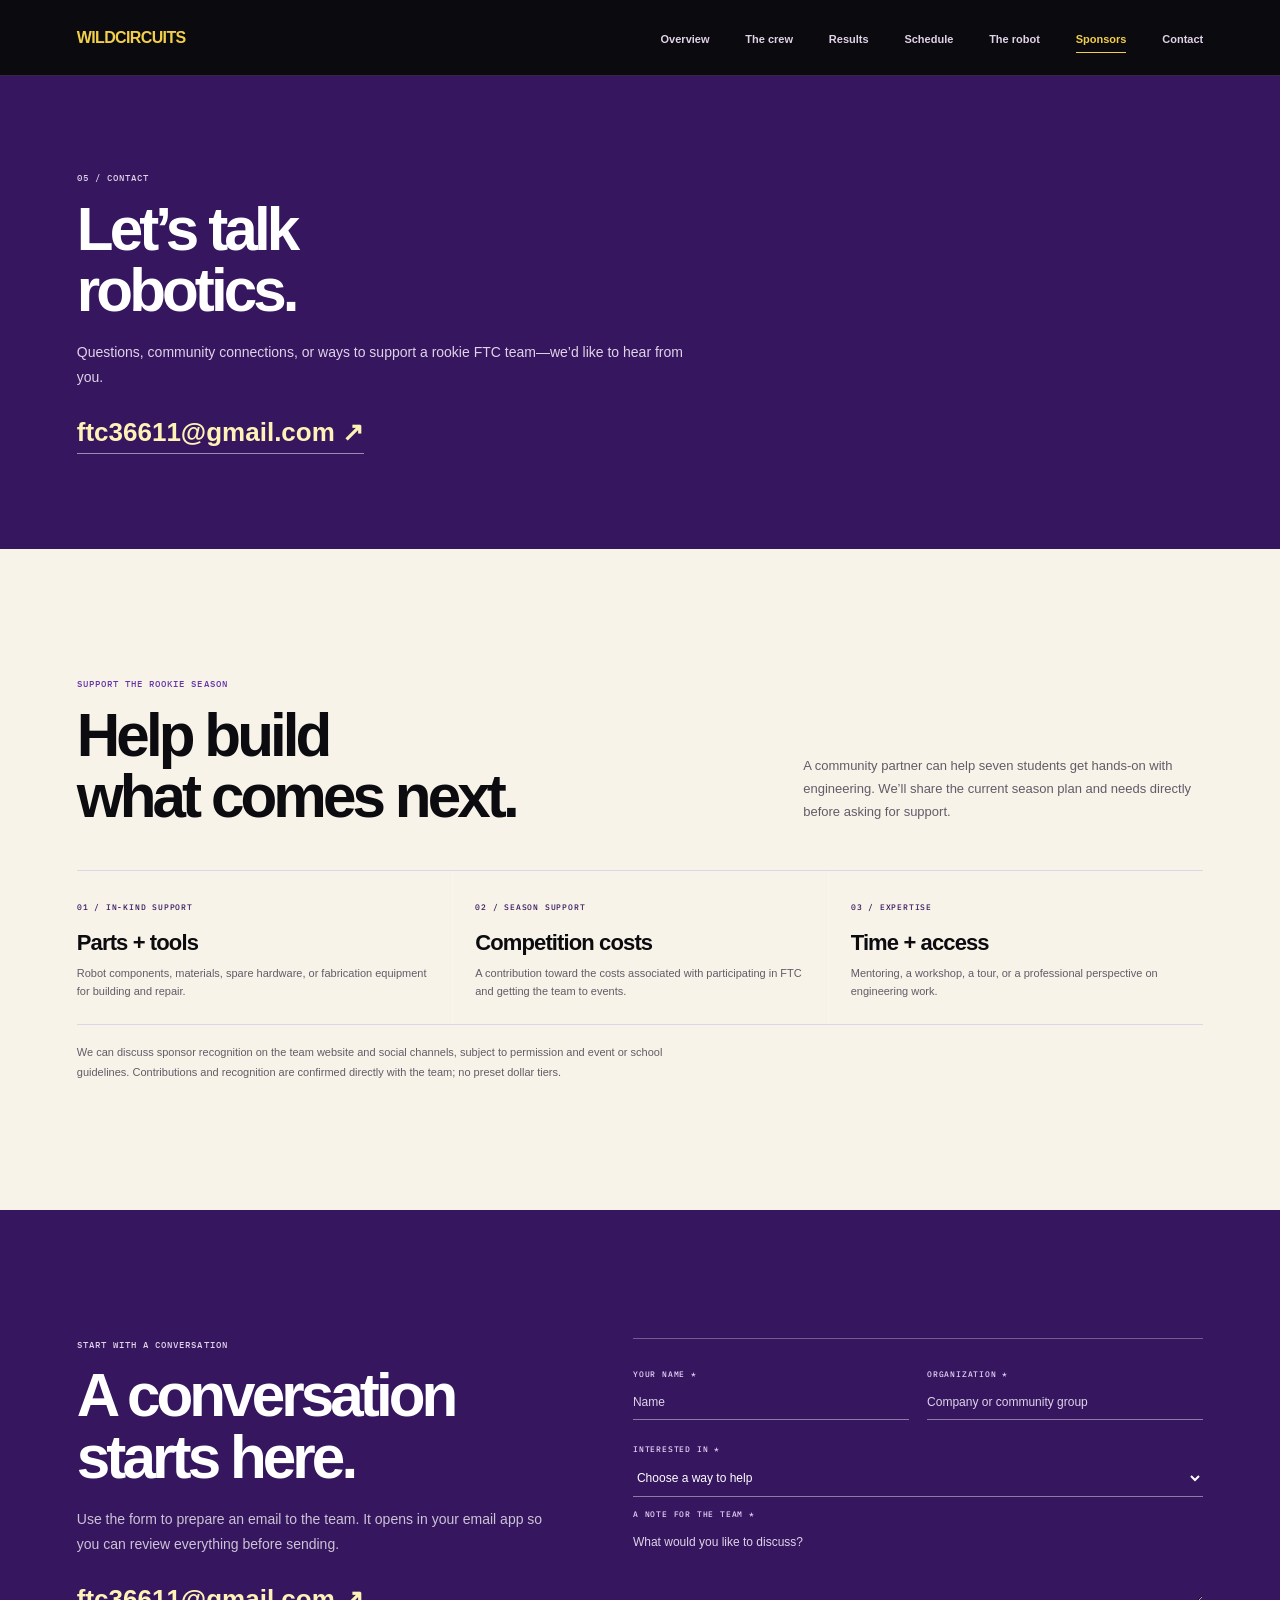
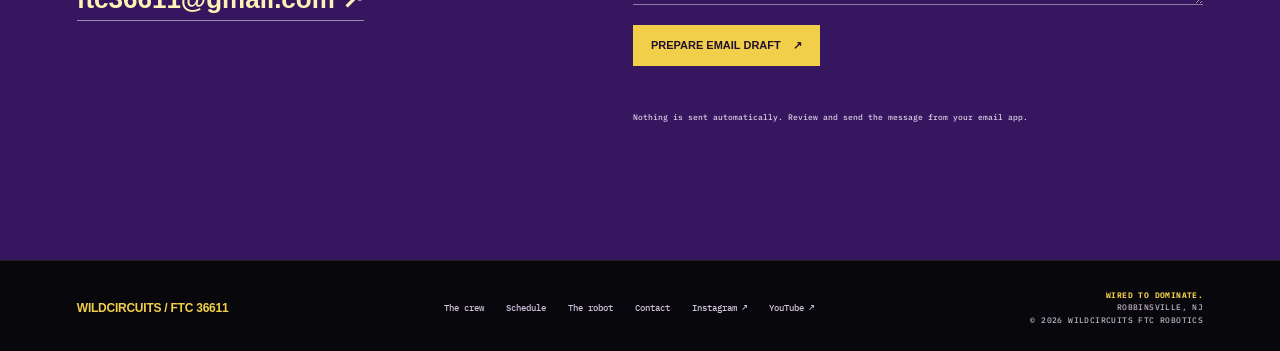
<file: c/sponsors.html>
<!doctype html>
<html lang="en"><head><meta charset="utf-8"><meta name="viewport" content="width=device-width,initial-scale=1"><meta name="theme-color" content="#3c2d49"><meta name="description" content="Contact WildCircuits FTC 36611 or explore support for the Robbinsville rookie team, including robot parts, season costs, mentorship, and workshops."><meta property="og:title" content="Contact + Sponsors | WildCircuits FTC #36611"><meta property="og:description" content="Contact WildCircuits FTC 36611 or explore support for the Robbinsville rookie team, including robot parts, season costs, mentorship, and workshops."><link rel="stylesheet" href="site.css"><title>Sponsor WildCircuits | FTC 36611</title></head><body>
<div class="scroll-progress" aria-hidden="true"></div><a class="skip" href="#main">Skip to content</a>
<header class="site-head"><div class="head-inner"><a class="wordmark" href="index.html">WILDCIRCUITS</a><nav class="nav" id="site-nav" aria-label="Main navigation"><a data-link="index.html" href="index.html">Overview</a><a data-link="team.html" href="team.html">The crew</a><a data-link="results.html" href="results.html">Results</a><a data-link="schedule.html" href="schedule.html">Schedule</a><a data-link="robot.html" href="robot.html">The robot</a><a data-link="sponsors.html" aria-current="page" href="sponsors.html">Sponsors</a><a data-link="contact.html"  href="contact.html">Contact</a></nav><button class="menu-toggle" type="button" aria-label="Open navigation menu" aria-expanded="false" aria-controls="site-nav"><span></span></button></div><div class="alliance" aria-hidden="true"><span></span><span></span></div></header>
<main id="main">
<section class="contact-hero"><div class="wrap"><div class="eyebrow" style="color:#e0d3e8">05 / CONTACT</div><h1 class="heading">Let’s talk<br>robotics.</h1><p class="copy">Questions, community connections, or ways to support a rookie FTC team—we’d like to hear from you.</p><a class="contact-email" href="mailto:ftc36611@gmail.com">ftc36611@gmail.com ↗</a></div></section>
<section class="section white"><div class="wrap"><div class="section-head reveal"><div><div class="eyebrow">SUPPORT THE ROOKIE SEASON</div><h2 class="heading">Help build<br>what comes next.</h2></div><p class="copy">A community partner can help seven students get hands-on with engineering. We’ll share the current season plan and needs directly before asking for support.</p></div><div class="sponsor-options reveal" style="border-color:#e0d3e8"><article class="sponsor-option"><small style="color:var(--violet)">01 / IN-KIND SUPPORT</small><h3 style="color:var(--bg)">Parts + tools</h3><p style="color:var(--copy)">Robot components, materials, spare hardware, or fabrication equipment for building and repair.</p></article><article class="sponsor-option"><small style="color:var(--violet)">02 / SEASON SUPPORT</small><h3 style="color:var(--bg)">Competition costs</h3><p style="color:var(--copy)">A contribution toward the costs associated with participating in FTC and getting the team to events.</p></article><article class="sponsor-option"><small style="color:var(--violet)">03 / EXPERTISE</small><h3 style="color:var(--bg)">Time + access</h3><p style="color:var(--copy)">Mentoring, a workshop, a tour, or a professional perspective on engineering work.</p></article></div><div class="copy" style="margin-top:18px;font-size:11px">We can discuss sponsor recognition on the team website and social channels, subject to permission and event or school guidelines. Contributions and recognition are confirmed directly with the team; no preset dollar tiers.</div></div></section>
<section class="section purple"><div class="wrap contact-grid"><div class="reveal"><div class="eyebrow" style="color:#e0d3e8">START WITH A CONVERSATION</div><h2 class="heading light">A conversation<br>starts here.</h2><p class="copy light">Use the form to prepare an email to the team. It opens in your email app so you can review everything before sending.</p><a class="contact-email" href="mailto:ftc36611@gmail.com?subject=WildCircuits%20FTC%2036611%20sponsor%20conversation">ftc36611@gmail.com ↗</a></div><form class="contact-form reveal delay" data-sponsor-form><div class="field-row"><div class="field"><label for="name">Your name *</label><input id="name" name="name" autocomplete="name" required placeholder="Name"></div><div class="field"><label for="organization">Organization *</label><input id="organization" name="organization" autocomplete="organization" required placeholder="Company or community group"></div></div><div class="field"><label for="interest">Interested in *</label><select id="interest" name="interest" required><option value="" disabled selected>Choose a way to help</option><option>Parts or materials</option><option>Season or event support</option><option>Mentorship or expertise</option><option>Workshop, visit, or tour</option><option>Another idea</option></select></div><div class="field"><label for="message">A note for the team *</label><textarea id="message" name="message" required placeholder="What would you like to discuss?"></textarea></div><button class="btn" type="submit">PREPARE EMAIL DRAFT <span>↗</span></button><p class="form-status" data-status role="status" aria-live="polite"></p><p class="form-note">Nothing is sent automatically. Review and send the message from your email app.</p></form></div></section>
</main>
<footer class="site-footer"><div class="footer-inner"><a class="footer-word" href="index.html">WILDCIRCUITS / FTC 36611</a><nav class="footer-links" aria-label="Footer navigation"><a href="team.html">The crew</a><a href="schedule.html">Schedule</a><a href="robot.html">The robot</a><a href="contact.html">Contact</a><a href="https://www.instagram.com/wildcircuits.ftc/" target="_blank" rel="noopener noreferrer">Instagram ↗</a><a href="https://www.youtube.com/@WildCircuitsFTC" target="_blank" rel="noopener noreferrer">YouTube ↗</a></nav><div class="footer-meta"><strong class="footer-slogan">WIRED TO DOMINATE.</strong><br>ROBBINSVILLE, NJ<br>© <span data-year>2026</span> WILDCIRCUITS FTC ROBOTICS</div></div></footer>
<script src="site.js" defer></script>

</body></html>
</file>
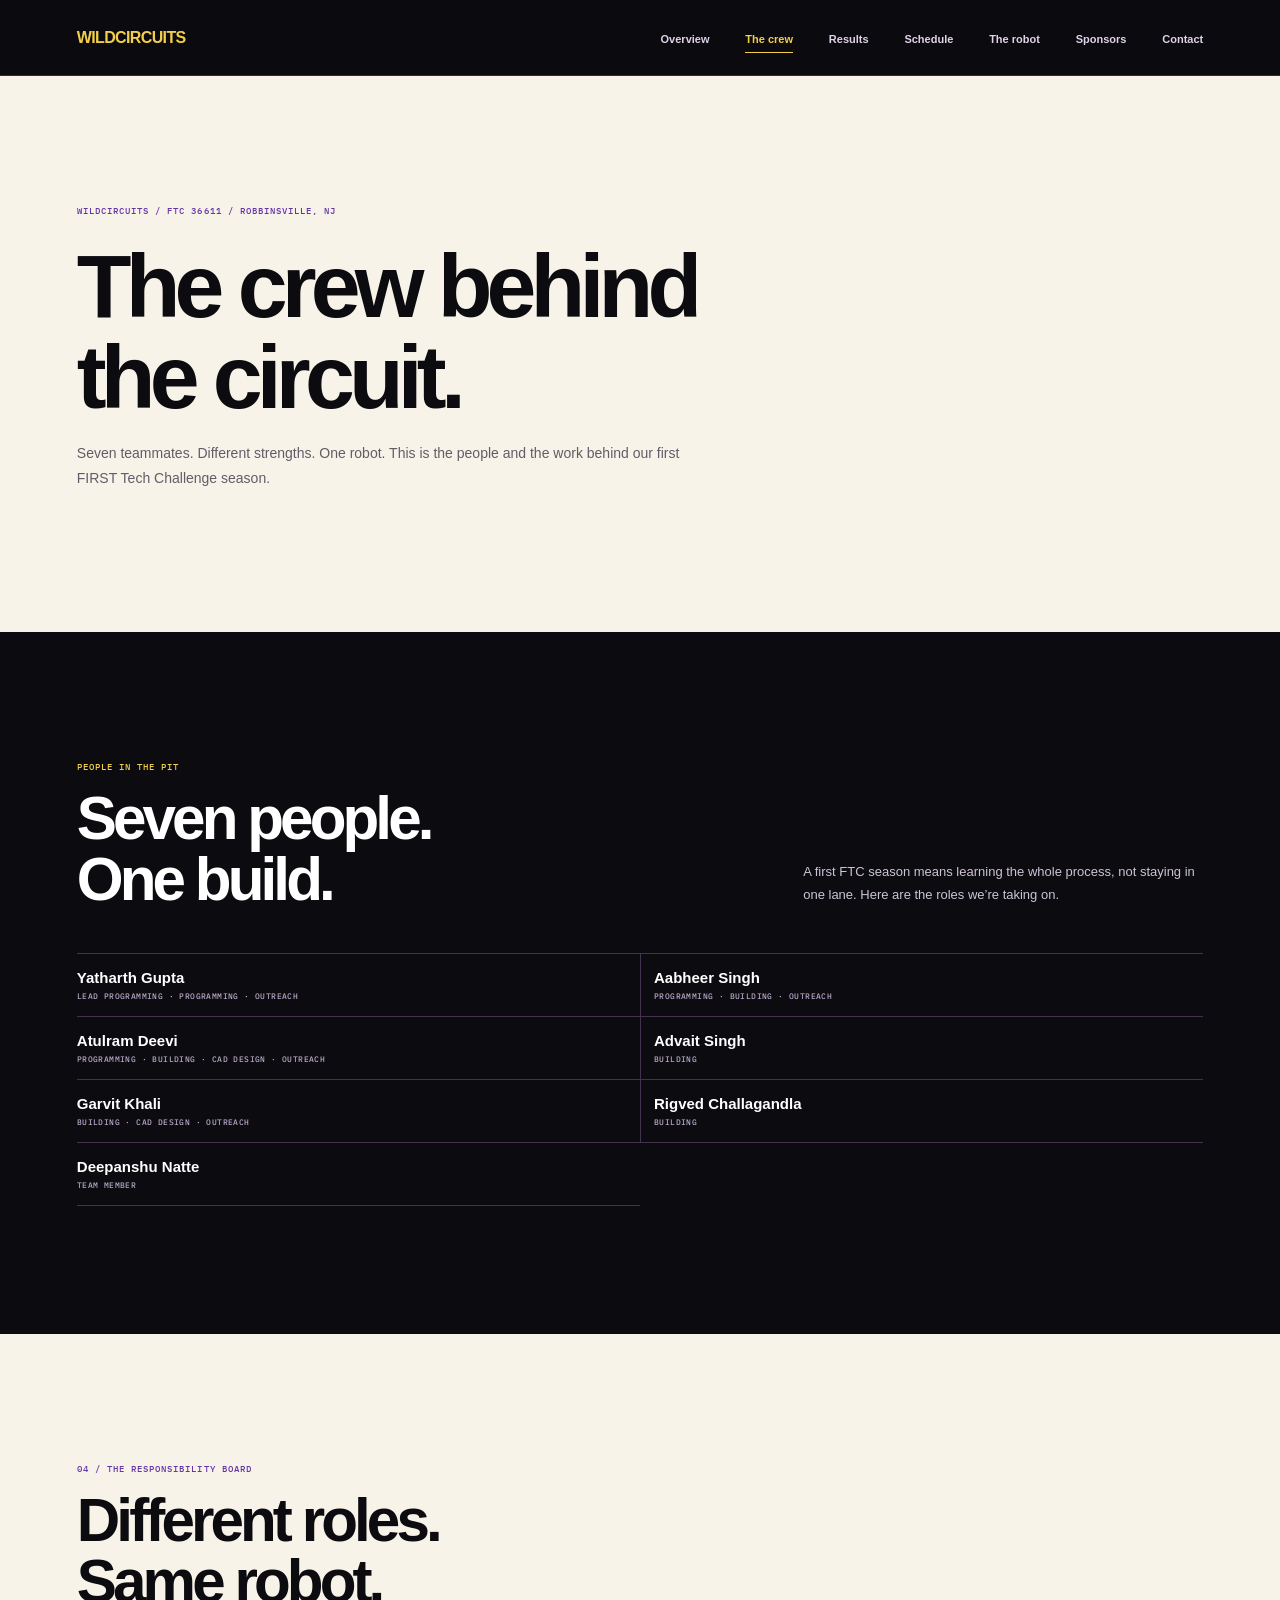
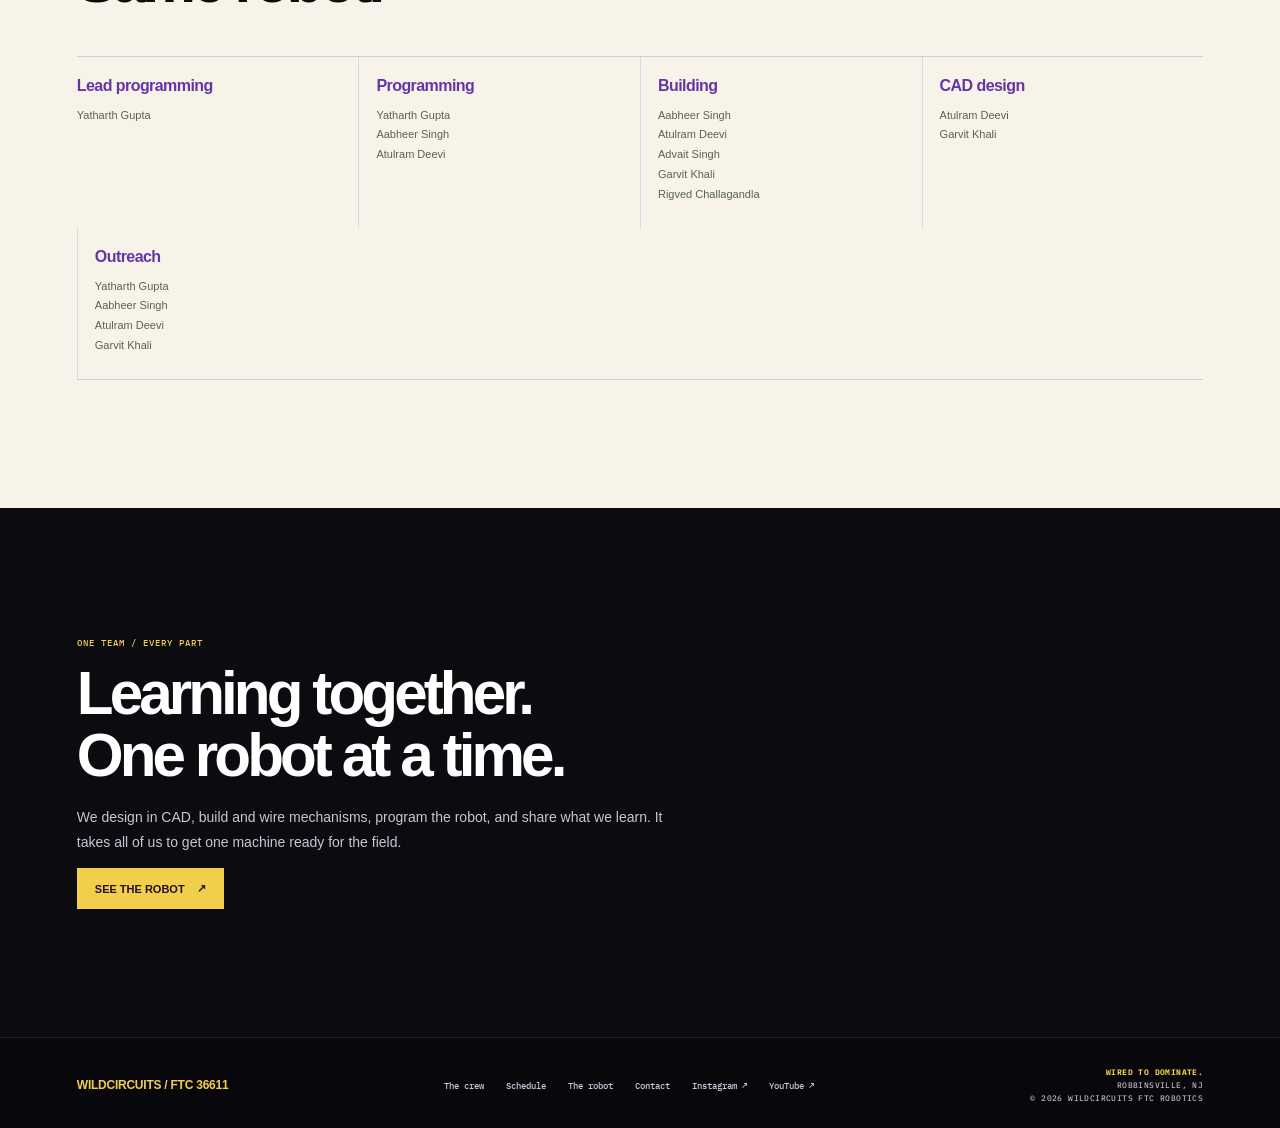
<file: c/team.html>
<!doctype html>
<html lang="en"><head><meta charset="utf-8"><meta name="viewport" content="width=device-width,initial-scale=1"><meta name="theme-color" content="#3c2d49"><meta name="description" content="Meet the seven students behind WildCircuits FTC Team 36611. Explore programming, building, CAD, and outreach roles for the Robbinsville rookie team."><meta property="og:title" content="The Crew | WildCircuits FTC #36611"><meta property="og:description" content="Meet the seven students behind WildCircuits FTC Team 36611. Explore programming, building, CAD, and outreach roles for the Robbinsville rookie team."><link rel="stylesheet" href="site.css"><title>The Crew | WildCircuits FTC #36611</title></head><body>
<div class="scroll-progress" aria-hidden="true"></div><a class="skip" href="#main">Skip to content</a>
<header class="site-head"><div class="head-inner"><a class="wordmark" href="index.html">WILDCIRCUITS</a><nav class="nav" id="site-nav" aria-label="Main navigation"><a data-link="index.html" href="index.html">Overview</a><a data-link="team.html" aria-current="page" href="team.html">The crew</a><a data-link="results.html" href="results.html">Results</a><a data-link="schedule.html" href="schedule.html">Schedule</a><a data-link="robot.html" href="robot.html">The robot</a><a data-link="sponsors.html" href="sponsors.html">Sponsors</a><a data-link="contact.html" href="contact.html">Contact</a></nav><button class="menu-toggle" type="button" aria-label="Open navigation menu" aria-expanded="false" aria-controls="site-nav"><span></span></button></div><div class="alliance" aria-hidden="true"><span></span><span></span></div></header>
<main id="main">
<section class="section white"><div class="wrap"><div class="eyebrow">WILDCIRCUITS / FTC 36611 / ROBBINSVILLE, NJ</div><h1 class="display" style="color:var(--bg);margin-bottom:18px">The crew behind<br>the circuit.</h1><p class="copy">Seven teammates. Different strengths. One robot. This is the people and the work behind our first FIRST Tech Challenge season.</p></div></section>
<section class="section dark"><div class="wrap"><div class="section-head reveal"><div><div class="eyebrow">PEOPLE IN THE PIT</div><h2 class="heading light">Seven people.<br>One build.</h2></div><p class="copy light">A first FTC season means learning the whole process, not staying in one lane. Here are the roles we’re taking on.</p></div><div class="crew-names reveal" style="border-color:#3c2d49"><div class="crew-name">Yatharth Gupta<small>LEAD PROGRAMMING · PROGRAMMING · OUTREACH</small></div><div class="crew-name">Aabheer Singh<small>PROGRAMMING · BUILDING · OUTREACH</small></div><div class="crew-name">Atulram Deevi<small>PROGRAMMING · BUILDING · CAD DESIGN · OUTREACH</small></div><div class="crew-name">Advait Singh<small>BUILDING</small></div><div class="crew-name">Garvit Khali<small>BUILDING · CAD DESIGN · OUTREACH</small></div><div class="crew-name">Rigved Challagandla<small>BUILDING</small></div><div class="crew-name">Deepanshu Natte<small>TEAM MEMBER</small></div></div></div></section>
<section class="section white"><div class="wrap"><div class="section-head"><div><div class="eyebrow">04 / THE RESPONSIBILITY BOARD</div><h2 class="heading">Different roles.<br>Same robot.</h2></div></div><div class="roles"><article class="role"><h3>Lead programming</h3><p>Yatharth Gupta</p></article><article class="role"><h3>Programming</h3><p>Yatharth Gupta<br>Aabheer Singh<br>Atulram Deevi</p></article><article class="role"><h3>Building</h3><p>Aabheer Singh<br>Atulram Deevi<br>Advait Singh<br>Garvit Khali<br>Rigved Challagandla</p></article><article class="role"><h3>CAD design</h3><p>Atulram Deevi<br>Garvit Khali</p></article><article class="role"><h3>Outreach</h3><p>Yatharth Gupta<br>Aabheer Singh<br>Atulram Deevi<br>Garvit Khali</p></article></div></div></section>
<section class="section dark"><div class="wrap robot-grid"><div class="reveal"><div class="eyebrow">ONE TEAM / EVERY PART</div><h2 class="heading light">Learning together.<br>One robot at a time.</h2><p class="copy light">We design in CAD, build and wire mechanisms, program the robot, and share what we learn. It takes all of us to get one machine ready for the field.</p><a class="btn" href="robot.html">SEE THE ROBOT <span>↗</span></a></div></div></section>
</main>
<footer class="site-footer"><div class="footer-inner"><a class="footer-word" href="index.html">WILDCIRCUITS / FTC 36611</a><nav class="footer-links" aria-label="Footer navigation"><a href="team.html">The crew</a><a href="schedule.html">Schedule</a><a href="robot.html">The robot</a><a href="contact.html">Contact</a><a href="https://www.instagram.com/wildcircuits.ftc/" target="_blank" rel="noopener noreferrer">Instagram ↗</a><a href="https://www.youtube.com/@WildCircuitsFTC" target="_blank" rel="noopener noreferrer">YouTube ↗</a></nav><div class="footer-meta"><strong class="footer-slogan">WIRED TO DOMINATE.</strong><br>ROBBINSVILLE, NJ<br>© <span data-year>2026</span> WILDCIRCUITS FTC ROBOTICS</div></div></footer>
<script src="site.js" defer></script>

</body></html>
</file>
<file: c/site.css>
@font-face{font-family:General Sans;src:url('assets/font-10-7yy3zaae3trv2lanyolxnhtphlxvwtkh.woff2') format('woff2');font-weight:400;font-display:swap}
@font-face{font-family:General Sans;src:url('assets/font-25-sb2oeb6ikzprr6jt4gfj2tft6hbb6azn.woff2') format('woff2');font-weight:500;font-display:swap}
@font-face{font-family:General Sans;src:url('assets/font-15-3zlmexzeqpltepmhtqdauxp5zzxczaen.woff2') format('woff2');font-weight:600;font-display:swap}
@font-face{font-family:General Sans;src:url('assets/font-11-niq54pvbbiwvk3pfsoioujsxij5wtndp.woff2') format('woff2');font-weight:700;font-display:swap}
@font-face{font-family:Oswald;src:url('assets/font-24-zmucz2prq3lq3yqohtcz7vjcqhaourpy.woff2') format('woff2');font-weight:500;font-display:swap}
@font-face{font-family:Oswald;src:url('assets/font-14-qj44h4iy5jewlice2ibfykpck7ejanpw.woff2') format('woff2');font-weight:600;font-display:swap}
@font-face{font-family:Oswald;src:url('assets/font-9-j6gzw3tvvnilh7pyspmc3jpnpgfxnpsf.woff2') format('woff2');font-weight:700;font-display:swap}
@font-face{font-family:IBM Plex Mono;src:url('assets/font-4-f6qfjptagt5vm-kvkqdyu8n3vaowlbfgg.woff2') format('woff2');font-weight:600;font-display:swap}
@font-face{font-family:IBM Plex Mono;src:url('assets/font-5-f6qfjptagt5vm-kvkqdyu8n3twj8ljpg-iudng.woff2') format('woff2');font-weight:500;font-display:swap}
@font-face{font-family:IBM Plex Mono;src:url('assets/font-6-f6qfjptagt5vm-kvkqdyu8n3pqp8ljpg-iudng.woff2') format('woff2');font-weight:700;font-display:swap}
:root{--bg:#3c2d49;--surface:#3c2d49;--violet:#3c2d49;--violet2:#3c2d49;--lavender:#a090aa;--pale:#f2f1e9;--white:#fff;--copy:#596257;--muted:#b9afc3;--line:#3c3545;--serif:General Sans,Arial,sans-serif;--display:Oswald,'Arial Narrow',sans-serif;--mono:'IBM Plex Mono',Consolas,monospace;--max:1280px;--pad:6.3vw}
*{box-sizing:border-box}html{scroll-behavior:smooth;scroll-padding-top:84px}body{margin:0;background:var(--bg);color:var(--pale);font:400 15px/1.62 var(--serif);-webkit-font-smoothing:antialiased}body.menu-open{overflow:hidden}img{max-width:100%;display:block}a{color:inherit}button,input,textarea,select{font:inherit}::selection{background:var(--lavender);color:var(--bg)}.skip{position:absolute;left:-999px;top:8px;z-index:100;background:var(--lavender);color:var(--bg);padding:10px}.skip:focus{left:8px}
.scroll-progress{position:fixed;z-index:70;left:0;top:0;height:2px;width:0;background:var(--lavender)}.site-head{height:68px;background:rgba(23,19,30,.96);border-bottom:1px solid rgba(255,255,255,.13);position:sticky;top:0;z-index:60;backdrop-filter:blur(12px)}.head-inner{height:100%;max-width:1600px;margin:auto;padding:0 var(--pad);display:flex;align-items:center;justify-content:space-between;gap:28px}.wordmark{font:700 20px/1 var(--display);letter-spacing:.035em;text-decoration:none;color:var(--lavender);white-space:nowrap}.nav{height:100%;display:flex;gap:clamp(17px,2.8vw,40px);align-items:center}.nav a{text-decoration:none;font:600 12px var(--serif);color:#e0d3e8;white-space:nowrap;position:relative;padding:26px 0 23px}.nav a:after{content:"";position:absolute;bottom:15px;left:0;right:100%;height:1px;background:var(--lavender);transition:right .2s}.nav a:hover,.nav a[aria-current="page"]{color:var(--lavender)}.nav a:hover:after,.nav a[aria-current="page"]:after{right:0}.menu-toggle{display:none;background:transparent;border:1px solid #3c2d49;color:white;border-radius:2px;width:40px;height:36px;align-items:center;justify-content:center;cursor:pointer}.menu-toggle span,.menu-toggle span:before,.menu-toggle span:after{width:17px;height:1px;background:#fff;display:block;position:relative}.menu-toggle span:before,.menu-toggle span:after{content:"";position:absolute;left:0}.menu-toggle span:before{top:-5px}.menu-toggle span:after{top:5px}.menu-toggle[aria-expanded="true"] span{background:transparent}.menu-toggle[aria-expanded="true"] span:before{top:0;transform:rotate(45deg)}.menu-toggle[aria-expanded="true"] span:after{top:0;transform:rotate(-45deg)}
.wrap{width:min(var(--max),calc(100% - var(--pad)*2));margin-inline:auto}.eyebrow{font:500 10px var(--mono);letter-spacing:.115em;text-transform:uppercase;color:var(--lavender);line-height:1.5}.display{font:700 clamp(64px,8.5vw,122px)/.94 var(--display);letter-spacing:-.035em;text-transform:uppercase;margin:23px 0 24px;color:#fff}.display.small{font-size:clamp(52px,7vw,92px)}.heading{font:700 clamp(42px,5.3vw,76px)/1.02 var(--display);letter-spacing:-.025em;text-transform:uppercase;margin:14px 0 19px;color:var(--bg)}.heading.light{color:#fff}.heading .accent{color:var(--violet2)}.copy{font-size:15px;line-height:1.75;color:var(--copy);max-width:610px}.copy.light{color:#cfc6d5}.section{padding:clamp(74px,9.5vw,132px) 0}.section.white{background:var(--pale);color:var(--bg)}.section.dark{background:var(--bg)}.section.purple{background:var(--violet);color:#fff}.section-head{display:flex;justify-content:space-between;align-items:end;gap:35px;margin-bottom:43px}.section-head .copy{max-width:400px;margin:0 0 4px}.section-head .heading{margin-bottom:0}.btn{display:inline-flex;align-items:center;gap:12px;background:var(--lavender);color:#1d1625;text-decoration:none;padding:14px 19px;font:700 10px var(--mono);letter-spacing:.04em;text-transform:uppercase;border:0;transition:transform .2s,background .2s}.btn:hover{transform:translateY(-2px);background:#d6bcff}.btn.secondary{background:transparent;color:#fff;border:1px solid rgba(255,255,255,.42)}.btn.secondary:hover{background:rgba(255,255,255,.09)}.btn.dark{background:var(--bg);color:#fff}.text-link{display:inline-flex;gap:10px;align-items:center;text-decoration:none;font:600 11px var(--mono);text-transform:uppercase;letter-spacing:.04em;color:var(--violet2);border-bottom:1px solid #e0d3e8;padding:0 0 7px}.text-link:hover{color:var(--violet)}
.hero{min-height:495px;display:grid;grid-template-columns:1.08fr .92fr;gap:5.5vw;align-items:center;max-width:1600px;margin:auto;padding:58px var(--pad) 62px;background:var(--bg)}.hero-copy{max-width:700px}.hero .display{font-size:clamp(72px,8.4vw,124px);margin:28px 0 22px;line-height:.91}.hero .copy{max-width:590px;color:#e0d3e8;font-size:15px}.hero-actions{display:flex;align-items:center;gap:16px;margin-top:27px;flex-wrap:wrap}.hero-card{background:var(--violet);border-top:3px solid var(--lavender);padding:27px 28px 29px;min-height:330px;display:flex;flex-direction:column;justify-content:center;position:relative;overflow:hidden}.hero-card:after{content:"";position:absolute;inset:0;background:linear-gradient(135deg,rgba(255,255,255,.06),transparent 50%);pointer-events:none}.hero-card>*{position:relative;z-index:1}.card-label{font:500 9px var(--mono);letter-spacing:.11em;text-transform:uppercase;color:#e0d3e8}.team-number{font:700 clamp(82px,11vw,150px)/.92 var(--display);letter-spacing:-.035em;color:#fff;margin:20px 0}.hero-meta{display:grid;grid-template-columns:1fr 1fr;gap:18px}.hero-meta span{display:block;font:500 9px var(--mono);color:#e0d3e8;letter-spacing:.08em}.hero-meta strong{display:block;font:700 26px/1.25 var(--display);text-transform:uppercase;color:white;margin-top:6px}.hero-status{margin-top:24px;padding-top:14px;border-top:1px solid rgba(255,255,255,.28);font:500 9px var(--mono);letter-spacing:.09em;color:#e0d3e8;text-transform:uppercase}.hero-line{font:500 9px var(--mono);color:#a99bb4;letter-spacing:.09em;text-transform:uppercase;margin-top:38px}.alliance{height:4px;display:flex}.alliance span:first-child{width:50%;background:#e9324b}.alliance span:last-child{width:50%;background:#346ce0}
.intro-grid{display:grid;grid-template-columns:.95fr 1.05fr;gap:6vw;align-items:center}.intro-copy{padding:5px 0}.team-photo{overflow:hidden;background:#3c2d49;position:relative}.team-photo img{width:100%;height:clamp(400px,52vw,630px);object-fit:cover;object-position:50% 59%;transition:transform 1s cubic-bezier(.2,.75,.3,1)}.team-photo:hover img{transform:scale(1.025)}.photo-caption{font:500 9px var(--mono);letter-spacing:.07em;text-transform:uppercase;color:#766c7a;display:flex;justify-content:space-between;gap:12px;padding:11px 0;border-bottom:1px solid #e0d3e8}.image-wide{width:100%;height:clamp(300px,53vw,690px);position:relative;overflow:hidden;background:#3c2d49}.image-wide img{width:100%;height:100%;object-fit:cover;object-position:50% 55%;transition:transform .9s cubic-bezier(.2,.8,.3,1)}.image-wide:hover img{transform:scale(1.025)}.image-wide:after{content:"";position:absolute;inset:50% 0 0;background:linear-gradient(0deg,rgba(15,12,20,.74),transparent)}.image-wide figcaption{position:absolute;z-index:2;bottom:20px;left:var(--pad);right:var(--pad);font:500 9px var(--mono);letter-spacing:.09em;text-transform:uppercase;color:#fff;display:flex;justify-content:space-between;gap:12px}
.schedule-list{border-top:1px solid #e0d3e8}.event{display:grid;grid-template-columns:130px 1fr 210px;gap:25px;padding:20px 0;border-bottom:1px solid #e0d3e8;align-items:center}.event-date{font:500 10px var(--mono);letter-spacing:.03em;color:#6b6270}.event-date small{display:block;margin-top:5px;color:#8d8291;font-size:8px;letter-spacing:.08em}.event-name{font:600 20px var(--display);text-transform:uppercase;letter-spacing:.02em;color:var(--bg)}.event-detail{font-size:11px;color:#6d6471;margin-top:4px}.event-location{text-align:right;font-size:10px;color:#6d6471;line-height:1.55}.event.upcoming .event-date small{color:var(--violet2)}.schedule-note{font:500 9px var(--mono);color:#786e7d;margin-top:15px;letter-spacing:.04em}
.robot-grid{display:grid;grid-template-columns:1.05fr .95fr;gap:6.2vw;align-items:center}.robot-image{overflow:hidden;position:relative;background:#3c2d49}.robot-image img{width:100%;height:clamp(430px,55vw,690px);object-fit:cover;object-position:center 53%;transition:transform .85s}.robot-image:hover img{transform:scale(1.03)}.robot-index{position:absolute;top:15px;left:15px;background:var(--violet);color:white;font:500 9px var(--mono);padding:8px 11px;letter-spacing:.07em}.robot-copy .heading{color:#fff}.robot-points{border-top:1px solid #554b5a;margin-top:28px}.robot-point{display:grid;grid-template-columns:38px 1fr;gap:10px;padding:14px 0;border-bottom:1px solid #554b5a}.robot-point b{font:500 9px var(--mono);color:var(--lavender)}.robot-point strong{display:block;font-size:12px;color:#fff;margin-bottom:3px}.robot-point span{display:block;color:#a090aa;font-size:10px;line-height:1.55}
.crew-preview{display:grid;grid-template-columns:1fr 1fr;gap:6vw;align-items:start}.crew-names{display:grid;grid-template-columns:1fr 1fr;border-top:1px solid #3c2d49}.crew-name{padding:15px 12px 15px 0;border-bottom:1px solid #3c2d49;font:600 15px var(--serif);color:#fff}.crew-name:nth-child(even){padding-left:13px;border-left:1px solid #3c2d49}.crew-name small{display:block;font:500 8px var(--mono);text-transform:uppercase;color:#e0d3e8;letter-spacing:.05em;margin-top:5px}
.roles{display:grid;grid-template-columns:repeat(4,1fr);border-top:1px solid #e0d3e8;border-bottom:1px solid #e0d3e8}.role{padding:20px 15px 23px 0;min-height:145px}.role+.role{padding-left:17px;border-left:1px solid #e0d3e8}.role h3{font:600 16px var(--display);text-transform:uppercase;letter-spacing:.04em;margin:0 0 11px;color:var(--violet)}.role p{font-size:10px;line-height:1.8;color:#596257;margin:0}
.insta-grid{display:grid;grid-template-columns:.9fr 1.1fr;gap:6vw;align-items:center}.insta-window{background:#fff;min-height:290px;display:grid;place-items:center;padding:10px;overflow:hidden}.instagram-media{margin:0 auto!important;width:100%!important;min-width:250px!important;max-width:100%!important}.insta-fallback{color:#251a32;font:600 12px var(--serif);text-decoration:none;display:block;text-align:center;padding:42px 20px}.insta-fallback span{display:block;color:var(--violet2);margin-top:9px;font:500 9px var(--mono);text-transform:uppercase}.insta-button{display:inline-flex;align-items:center;gap:10px;text-decoration:none;color:#fff;background:var(--violet2);padding:13px 17px;font:600 10px var(--mono);letter-spacing:.05em;text-transform:uppercase}
.contact-grid{display:grid;grid-template-columns:.9fr 1.1fr;gap:7vw;align-items:start}.contact-hero{background:var(--violet);padding:clamp(55px,8vw,95px) 0}.contact-hero .heading{color:#fff}.contact-hero .copy{color:#e0d3e8}.contact-email{display:inline-block;margin-top:14px;color:#fff;font:600 clamp(17px,2.3vw,26px) var(--serif);text-decoration:none;border-bottom:1px solid rgba(255,255,255,.5);padding-bottom:5px}.sponsor-options{display:grid;grid-template-columns:repeat(3,1fr);border-top:1px solid rgba(255,255,255,.3);border-bottom:1px solid rgba(255,255,255,.3)}.sponsor-option{padding:22px 22px 24px 0}.sponsor-option+.sponsor-option{padding-left:22px;border-left:1px solid rgba(255,255,255,.3)}.sponsor-option small{font:500 8px var(--mono);letter-spacing:.1em;color:#e0d3e8;text-transform:uppercase}.sponsor-option h3{font:600 22px var(--display);text-transform:uppercase;margin:12px 0 8px}.sponsor-option p{font-size:10px;line-height:1.65;color:#e0d3e8;margin:0}.contact-form{border-top:1px solid rgba(255,255,255,.3);padding-top:18px}.field{margin:12px 0}.field label{display:block;font:500 8px var(--mono);letter-spacing:.1em;text-transform:uppercase;color:#e0d3e8;margin-bottom:6px}.field input,.field textarea,.field select{width:100%;border:0;border-bottom:1px solid rgba(255,255,255,.43);border-radius:0;padding:10px 0;background:transparent;color:white;font:400 12px var(--serif);outline:none}.field input::placeholder,.field textarea::placeholder{color:#e0d3e8}.field input:focus,.field textarea:focus,.field select:focus{border-color:#fff;box-shadow:0 1px #fff}.field textarea{min-height:80px;resize:vertical}.field select option{color:#20152c}.field-row{display:grid;grid-template-columns:1fr 1fr;gap:18px}.form-status{min-height:22px;font-size:10px;color:#e0d3e8;margin-top:12px}.form-status.error{color:#ffd0d3}.form-note{font:500 8px/1.6 var(--mono);color:#e0d3e8;margin-top:11px;max-width:470px}
.site-footer{padding:28px var(--pad) 24px;background:#3c2d49;color:#bfb5c8;border-top:1px solid rgba(255,255,255,.1)}.footer-inner{max-width:1600px;margin:auto;display:flex;justify-content:space-between;align-items:center;gap:24px}.footer-word{font:700 15px var(--display);letter-spacing:.04em;color:var(--lavender);text-decoration:none}.footer-links{display:flex;gap:22px;flex-wrap:wrap}.footer-links a{font:500 9px var(--mono);text-decoration:none;color:#e0d3e8}.footer-links a:hover{color:var(--lavender)}.footer-meta{text-align:right;font:500 8px/1.6 var(--mono);letter-spacing:.05em}
.not-found{min-height:65vh;padding:100px var(--pad);display:grid;place-items:center;text-align:center}.not-found h1{font:700 clamp(80px,16vw,185px)/.85 var(--display);margin:18px 0}.not-found p{max-width:430px;color:#e0d3e8;margin:0 auto 25px;font-size:13px}
.has-js .reveal{opacity:0;transform:translateY(18px);transition:opacity .68s ease,transform .68s cubic-bezier(.2,.7,.3,1)}.has-js .reveal.visible{opacity:1;transform:translateY(0)}.has-js .reveal.delay{transition-delay:.1s}.has-js .reveal.delay2{transition-delay:.18s}.has-js .image-reveal img{transform:scale(1.04)}.has-js .image-reveal.visible img{transform:scale(1)}.scroll-scene{position:sticky;top:95px}.story-step{min-height:132px;opacity:.47;transition:opacity .3s;padding:18px 0;border-bottom:1px solid #3c2d49;display:grid;grid-template-columns:34px 1fr;gap:10px}.story-step.active{opacity:1}.story-step .num{font:500 9px var(--mono);color:var(--lavender)}.story-step h3{font:600 20px var(--display);text-transform:uppercase;margin:0 0 6px}.story-step p{font-size:10px;color:#e0d3e8;line-height:1.6;margin:0;max-width:360px}.robot-story-img{width:100%;height:min(50vw,590px);min-height:400px;object-fit:cover;object-position:center 54%;transition:transform .75s cubic-bezier(.2,.8,.25,1),object-position .6s}.scroll-scene[data-step="2"] .robot-story-img{transform:scale(1.16);object-position:center 46%}.scroll-scene[data-step="3"] .robot-story-img{transform:scale(1.23);object-position:50% 62%}.scroll-scene[data-step="4"] .robot-story-img{transform:scale(1.07);object-position:50% 54%}
@media(max-width:900px){:root{--pad:4.5vw}.hero{gap:4vw}.hero-card{min-height:300px;padding:23px}.display{font-size:clamp(64px,9vw,100px)}.roles{grid-template-columns:repeat(2,1fr)}.role:nth-child(3){border-left:0;padding-left:0;border-top:1px solid #e0d3e8}.role:nth-child(4){border-top:1px solid #e0d3e8}.event{grid-template-columns:100px 1fr 165px;gap:17px}.schedule-list .event-location{font-size:9px}.sponsor-option{padding-right:13px}.sponsor-option+.sponsor-option{padding-left:13px}}
@media(max-width:700px){:root{--pad:22px}.site-head{height:62px}.head-inner{gap:12px}.wordmark{font-size:18px}.menu-toggle{display:flex;margin-left:auto}.nav{display:flex;position:fixed;top:62px;left:0;right:0;height:auto;background:rgba(23,19,30,.99);border-bottom:1px solid #3c2d49;padding:12px var(--pad) 20px;flex-direction:column;align-items:stretch;gap:0;opacity:0;visibility:hidden;pointer-events:none;transform:translateY(-8px);transition:opacity .2s,transform .2s,visibility .2s}.nav.open{opacity:1;visibility:visible;pointer-events:auto;transform:translateY(0)}.nav a{padding:13px 0;border-bottom:1px solid rgba(255,255,255,.1);font-size:14px}.nav a:after{display:none}.hero{display:flex;flex-direction:column;align-items:stretch;padding-top:61px;padding-bottom:54px;gap:36px;min-height:0}.hero .display{font-size:clamp(70px,17vw,108px)}.hero .copy{font-size:14px}.hero-card{min-height:290px}.team-photo img{height:112vw;max-height:590px}.intro-grid,.robot-grid,.crew-preview,.insta-grid,.contact-grid{grid-template-columns:1fr;gap:34px}.intro-grid .team-photo{order:1}.intro-grid .intro-copy{order:0}.section{padding:76px 0}.section-head{display:block;margin-bottom:33px}.section-head .copy{margin-top:16px}.heading{font-size:clamp(43px,12vw,61px)}.robot-image img{height:110vw;max-height:580px}.robot-grid .robot-image{order:0}.robot-grid .robot-copy{order:1}.image-wide{height:110vw;max-height:550px}.image-wide figcaption{left:var(--pad);right:var(--pad);display:block;line-height:1.6}.image-wide figcaption span{display:block}.event{grid-template-columns:78px 1fr;gap:12px;padding:17px 0}.event-location{grid-column:2;text-align:left;font-size:9px;margin-top:-7px}.event-date{font-size:8px}.event-name{font-size:18px}.hero-line{margin-top:29px}.insta-window{min-height:300px}.sponsor-options{grid-template-columns:1fr}.sponsor-option{padding:17px 0}.sponsor-option+.sponsor-option{padding:17px 0;border-left:0;border-top:1px solid rgba(255,255,255,.3)}.field-row{grid-template-columns:1fr;gap:0}.footer-inner{display:block}.footer-links{margin:19px 0;gap:14px}.footer-meta{text-align:left}.robot-story-img{height:113vw;min-height:360px;max-height:550px}.scroll-scene{position:relative;top:0}.story-step{min-height:110px}.crew-names{grid-template-columns:1fr 1fr}}
@media(max-width:390px){:root{--pad:17px}.hero .display{font-size:65px}.team-number{font-size:86px}.hero-meta strong{font-size:23px}.crew-name{font-size:12px}.footer-links{gap:10px}.footer-links a{font-size:8px}}
@media(prefers-reduced-motion:reduce){*,*::before,*::after{animation-duration:.01ms!important;animation-iteration-count:1!important;transition-duration:.01ms!important;scroll-behavior:auto!important}.has-js .reveal{opacity:1!important;transform:none!important}.robot-story-img{transform:none!important}}
@media(max-width:700px){body:not(.has-js) .nav{position:static;top:auto;opacity:1;visibility:visible;pointer-events:auto;transform:none;align-items:stretch;height:auto;display:flex}.no-script .nav{position:static;height:auto;opacity:1;visibility:visible;pointer-events:auto;transform:none}}
@media(max-width:700px){body:not(.has-js) .head-inner{height:auto;min-height:62px;flex-wrap:wrap;padding-top:10px;padding-bottom:10px}body:not(.has-js) .nav{position:static;order:3;flex:1 0 100%;height:auto;padding:10px 0 0;opacity:1;visibility:visible;pointer-events:auto;transform:none;display:flex;flex-direction:row;flex-wrap:wrap;gap:4px 18px;border:0;background:transparent}body:not(.has-js) .nav a{padding:8px 0;border:0}body:not(.has-js) .menu-toggle{display:none}}

/* Robot photography and scroll-led motion */
.hero-card{background:linear-gradient(90deg,rgba(31,14,47,.93),rgba(31,14,47,.60)),url('assets/wildcircuits-robot.jpg') center 49%/cover;min-height:385px;isolation:isolate}
.hero-card:after{background:linear-gradient(0deg,rgba(23,19,30,.45),transparent 75%)}
.robot-image{isolation:isolate}.robot-image img{will-change:transform}.scroll-scene .robot-story-img{transform:scale(var(--robot-zoom,1.03)) translateY(var(--robot-y,0px));transition:transform .16s linear}.scroll-scene[data-step] .robot-story-img{transform:scale(var(--robot-zoom,1.03)) translateY(var(--robot-y,0px))}
@media(prefers-reduced-motion:reduce){.scroll-scene[data-step] .robot-story-img{transform:none!important}}
:root{--bg:#3c2d49;--surface:#3c2d49;--violet:#3c2d49;--violet2:#3c2d49;--lavender:#a090aa;--pale:#f2f1e9;--copy:#596257;--muted:#a090aa;--line:#3c2d49;--serif:Inter,-apple-system,BlinkMacSystemFont,'Segoe UI',Arial,sans-serif;--display:Inter,-apple-system,BlinkMacSystemFont,'Segoe UI',Arial,sans-serif;--max:1280px;--pad:6vw}
body{background:var(--bg);line-height:1.65}.site-head{height:76px;background:rgba(17,22,20,.94);border-color:#3c2d49}.wordmark{font-size:16px;font-weight:800;letter-spacing:-.04em}.nav a{font-size:11px}.alliance{display:none}.display,.heading{font-weight:650;letter-spacing:-.065em;line-height:1.02;text-transform:none}.display{font-size:clamp(58px,7vw,102px)}.heading{font-size:clamp(36px,4.7vw,65px)}.display em{font:italic 1.04em/.9 Georgia,serif;color:var(--lavender);letter-spacing:-.065em}.hero{min-height:calc(100svh - 76px);grid-template-columns:1.03fr .97fr;padding-top:48px;padding-bottom:48px;gap:5vw}.hero .display{font-size:clamp(63px,7.6vw,108px);line-height:.94;letter-spacing:-.075em;margin:28px 0}.hero .copy{color:#e0d3e8;font-size:16px;max-width:470px}.hero-line{color:#a090aa;border-top:1px solid #3c2d49;padding-top:19px}.btn{font-family:var(--serif);font-size:11px;letter-spacing:0;text-transform:none;padding:14px 18px;font-weight:700}.hero-actions .btn{font-size:10px}.btn.secondary{border-color:#a090aa}.eyebrow{font-size:9px}.white .eyebrow{color:#3c2d49}.text-link{font-size:10px}.copy{font-size:14px}.section{padding:clamp(84px,10vw,140px) 0}.section-head{gap:55px}.hero-card.product-photo{margin:0;padding:0;border:1px solid #3c2d49;min-height:560px;height:min(70vh,700px);overflow:hidden;background:#3c2d49}.product-photo img{position:absolute;inset:0;width:100%;height:100%;object-fit:cover;object-position:50% 58%;filter:saturate(.88);z-index:0}.product-photo:after{z-index:0;background:linear-gradient(0deg,rgba(10,17,12,.95),transparent 54%),linear-gradient(180deg,rgba(10,17,12,.5),transparent 22%)}.product-top{position:absolute;top:20px;left:20px;color:#e0d3e8;font:9px var(--mono);letter-spacing:.08em}.product-photo figcaption{position:absolute;bottom:24px;left:24px;right:24px;display:flex;flex-direction:column;align-items:start}.product-photo figcaption span{font:9px var(--mono);letter-spacing:.07em;color:#e0d3e8}.product-photo figcaption strong{font-size:64px;line-height:1.2;letter-spacing:-.07em;color:#e0d3e8;margin:5px 0}.team-photo,.robot-image{background:#3c2d49}.photo-caption{background:var(--pale);padding:12px 0;color:#a090aa}.role h3,.event-name{font-family:var(--serif);font-weight:650;text-transform:none;letter-spacing:-.035em}.event-name{font-size:18px}.crew-name{font-weight:550}.role p{font-size:11px}.sponsor-option h3{font-family:var(--serif);text-transform:none;letter-spacing:-.04em;font-size:22px}.sponsor-option p{font-size:11px}.contact-hero{background:#3c2d49}.section.purple{background:#3c2d49}.contact-email{color:#e0d3e8}.site-footer{background:#3c2d49}.footer-word{font-family:var(--serif);font-size:12px;letter-spacing:-.02em}.form-note{color:#e0d3e8}.insta-window{display:flex;flex-direction:column;align-items:stretch;min-height:320px;border:1px solid #e0d3e8}.insta-direct{display:flex;justify-content:space-between;padding:16px 12px;text-decoration:none;font:600 11px var(--serif);color:#3c2d49;border-top:1px solid #e0d3e8;background:#e0d3e8}.insta-direct:hover{background:#e0d3e8}.insta-button{background:#3c2d49}.contact-links{display:grid;grid-template-columns:repeat(3,1fr);gap:30px}.contact-links a{text-decoration:none;border-top:1px solid #e0d3e8;padding:24px 0;overflow-wrap:anywhere}.contact-links span{display:block;font:9px var(--mono);color:#3c2d49;letter-spacing:.06em}.contact-links strong{display:block;font-size:20px;letter-spacing:-.045em;margin:20px 0 10px}.contact-links p{font-size:12px;color:#3c2d49}
.launch-sequence{height:280vh;position:relative;background:#3c2d49}.launch-sticky{position:sticky;top:76px;height:calc(100svh - 76px);overflow:hidden}.launch-photo{position:absolute;inset:0 0 0 34%;overflow:hidden}.launch-photo img{width:100%;height:100%;object-fit:cover;object-position:50% 58%;transform:scale(var(--launch-scale,1.02)) translateY(var(--launch-y,0px));will-change:transform}.launch-scrim{position:absolute;inset:0;background:linear-gradient(90deg,#3c2d49 8%,rgba(11,17,14,.94) 27%,rgba(11,17,14,.58) 51%,rgba(11,17,14,.04) 83%)}.launch-content{position:relative;z-index:2;padding:8vh var(--pad);height:100%;display:flex;flex-direction:column;justify-content:center;align-items:flex-start;width:65%;max-width:900px}.launch-content h2{font-size:clamp(43px,5.4vw,78px);font-weight:600;letter-spacing:-.075em;line-height:.96;margin:22px 0 38px}.launch-chapters{position:relative;min-height:143px;max-width:350px;width:100%;margin-bottom:26px}.launch-chapter{position:absolute;top:0;left:0;opacity:0;transform:translateY(15px);transition:opacity .4s,transform .4s;pointer-events:none}.launch-chapter.active{opacity:1;transform:none;pointer-events:auto}.launch-chapter span{font:9px var(--mono);letter-spacing:.09em;color:var(--lavender)}.launch-chapter h3{font-size:24px;letter-spacing:-.04em;font-weight:550;margin:13px 0 7px}.launch-chapter p{font-size:13px;line-height:1.75;color:#e0d3e8;margin:0}.launch-content .text-link{color:var(--lavender);border-color:#3c2d49}.launch-track{position:absolute;left:var(--pad);right:var(--pad);bottom:24px;height:2px;background:#ffffff25}.launch-track span{display:block;height:100%;width:var(--launch-progress,0%);background:var(--lavender)}
.has-js .reveal{opacity:1;transform:translateY(14px)}.has-js .reveal.visible{transform:none}.robot-story-img{filter:saturate(.9)}
@media(max-width:900px){.hero .display{font-size:clamp(60px,8vw,84px)}.hero-card.product-photo{min-height:480px;height:62vh}.launch-content{width:72%}.contact-links{grid-template-columns:1fr;gap:10px}}
@media(max-width:700px){.site-head{height:66px}.nav{top:66px;background:#3c2d49}.hero{padding-top:53px;gap:32px;min-height:0}.hero .display{font-size:clamp(62px,16vw,92px)}.hero-card.product-photo{min-height:460px;height:125vw;max-height:620px}.product-photo img{object-position:center 57%}.hero .copy{font-size:15px}.heading{font-size:clamp(36px,10vw,54px)}.launch-sequence{height:240vh}.launch-sticky{top:66px;height:calc(100svh - 66px)}.launch-photo{inset:0}.launch-photo img{object-position:center 52%}.launch-scrim{background:linear-gradient(0deg,rgba(9,16,11,.98) 1%,rgba(9,16,11,.9) 30%,rgba(9,16,11,.1) 85%)}.launch-content{width:100%;padding:32px var(--pad) 54px;justify-content:flex-end}.launch-content h2{font-size:43px;margin:17px 0 26px}.launch-chapters{min-height:134px;max-width:320px;margin-bottom:18px}.launch-chapter h3{font-size:22px}.launch-chapter p{font-size:12px}.launch-content .eyebrow{font-size:8px}.section{padding:80px 0}.contact-email{font-size:19px}.footer-word{font-size:11px}}
@media(prefers-reduced-motion:reduce){.launch-sequence{height:auto}.launch-sticky{position:relative;top:0;height:auto;min-height:800px}.launch-content{width:100%}.launch-photo{inset:0;opacity:.22}.launch-chapters{min-height:0}.launch-chapter{position:relative;opacity:1;transform:none;margin-bottom:25px}.launch-photo img{transform:none}.launch-track{display:none}}


body:not(.has-js) .launch-sequence{height:auto}body:not(.has-js) .launch-sticky{position:relative;top:0;height:auto;min-height:850px}body:not(.has-js) .launch-chapters{min-height:0}body:not(.has-js) .launch-chapter{position:relative;opacity:1;transform:none;margin-bottom:25px}
:root{--bg:#0c0b10;--surface:#19151f;--violet:#35165f;--violet2:#6535a8;--lavender:#f2cf4a;--pale:#f7f3e8;--copy:#625c68;--muted:#bdb5c6;--line:#3c3346}
body{background:#0c0b10;color:#f7f3e8}.site-head{background:rgba(12,11,16,.95);border-color:#33283e}.wordmark{color:#f2cf4a}.hero{background:#0c0b10}.hero .copy{color:#c0b8cb}.hero-line{color:#9689a6;border-color:#3c3346}.hero .display em{color:#f2cf4a}.hero-card.product-photo{border-color:#4e3368;background:#21122e}.product-photo:after{background:linear-gradient(0deg,rgba(18,7,30,.97),transparent 60%),linear-gradient(180deg,rgba(18,7,30,.5),transparent 22%)}.product-photo figcaption strong{color:#f2cf4a}.product-photo figcaption span{color:#e0d5e8}.product-photo img{filter:saturate(.9);transform:none!important;transition:none}.btn{background:#f2cf4a;color:#21102e}.btn:hover{background:#ffe68b}.btn.secondary{background:transparent;border-color:#80708f;color:#fff}.btn.secondary:hover{background:#251832}.btn:disabled{opacity:.55;cursor:wait;transform:none}.white .eyebrow{color:#6535a8}.section.white{background:#f7f3e8}.section.dark{background:#0c0b10}.heading .accent,.text-link{color:#6535a8}.heading.light{color:#fff}.contact-hero,.section.purple{background:#35165f}.copy.light{color:#cdc3d6}.section-head .copy{font-size:13px}.contact-email{color:#fff2b6}.sponsor-option small,.field label{color:#e9d7fb}.sponsor-option p,.form-note{color:#ded2e6}.role h3{color:#6535a8}.footer-word{color:#f2cf4a}.site-footer{background:#08070b}.footer-links a{color:#cfc3dc}.team-photo,.robot-image{background:#201627}.role,.roles,.event,.schedule-list,.photo-caption{border-color:#d4cad9}.photo-caption{color:#796b81;background:#f7f3e8}.robot-points,.robot-point{border-color:#45324f}.robot-point span{color:#bbaec7}.robot-point b{color:#f2cf4a}.crew-names,.crew-name,.crew-name:nth-child(even){border-color:#45324f!important}.crew-name small{color:#baabca}.crew-names{grid-template-columns:repeat(2,minmax(0,1fr))}.robot-detail-photo{position:relative;align-self:start;top:auto}.robot-detail-img{display:block;width:100%;height:auto;max-height:690px;object-fit:cover;object-position:center 57%;transform:none!important}.story-step{opacity:1;border-color:#45324f;min-height:120px}.story-step p{color:#c8bbd2}.story-step .num{color:#f2cf4a}.robot-grid:not(:has(img)),.editorial-grid{display:block}.robot-grid:not(:has(img)) .robot-copy{max-width:900px}.editorial-grid .intro-copy{max-width:900px}.editorial-grid .copy{max-width:650px}.robot-index{background:#6535a8}.insta-direct{background:#f4edf9;color:#35165f;border-color:#d9c9e5}.insta-direct:hover{background:#e8d8f3}.insta-button{background:#6535a8}.insta-window{border-color:#d4c5df}.contact-links a{border-color:#d4c5df}.contact-links span{color:#6535a8}.contact-links p{color:#6a6071}
.social-top{background:#21132f;border-bottom:1px solid #473252;color:#fff}.social-top>.wrap{position:relative}.social-top details>summary{list-style:none;display:flex;align-items:center;gap:14px;padding:17px 45px 17px 0;cursor:pointer;font-size:11px}.social-top summary::-webkit-details-marker{display:none}.social-top summary strong{font-weight:650;color:#f2cf4a}.social-top summary>span:not(.social-dot){color:#cbb7db}.social-top summary b{margin-left:auto;font-size:10px;font-weight:500}.social-dot{width:6px;height:6px;flex-shrink:0;background:#f2cf4a;border-radius:50%}.social-external{position:absolute;right:0;top:12px;font-size:20px;text-decoration:none;color:#f2cf4a}.social-preview{padding:25px 0 34px}.social-preview>.wrap{width:100%;margin:0}.social-preview .insta-grid{grid-template-columns:.8fr 1.2fr;align-items:start;gap:5vw}.social-preview .heading{color:#fff;font-size:clamp(30px,3.6vw,48px)}.social-preview .copy{color:#ccbad8;font-size:12px}.social-preview .eyebrow{color:#f2cf4a}.social-preview .insta-window{max-width:620px;width:100%;justify-self:end}.social-preview .insta-button{background:#f2cf4a;color:#21102e}.social-top details[open]>summary{border-bottom:1px solid #473252}
.results-highlight{background:#241139!important}.results-hero{background:linear-gradient(120deg,#130c1d,#35165f);padding-bottom:80px}.results-hero .display{font-size:clamp(58px,8vw,108px)}.lead-result{max-width:620px;color:#d2c3df;font-size:17px;line-height:1.7;margin:27px 0 42px}.result-metrics{display:grid;grid-template-columns:repeat(3,minmax(0,1fr));border-top:1px solid #715184;border-bottom:1px solid #715184}.result-metrics>div{padding:25px 28px 28px 0}.result-metrics>div+div{padding-left:28px;border-left:1px solid #715184}.result-metrics strong{font-size:clamp(46px,6vw,80px);font-weight:550;letter-spacing:-.075em;color:#f2cf4a;line-height:1.2;display:block}.result-metrics span{font:10px var(--mono);letter-spacing:.04em;color:#d5c6e0;display:block;margin-top:9px}.results-foot{display:flex;justify-content:space-between;align-items:center;gap:25px;margin-top:24px}.results-foot p,.data-caption{font:10px/1.8 var(--mono);color:#b9a7c7;max-width:650px}.results-foot p{margin:0}.white .results-foot p{color:#75637f}.results-foot .btn{flex-shrink:0}.data-caption{margin-top:20px}.table-wrap{width:100%;overflow-x:auto}.match-table{width:100%;border-collapse:collapse;text-align:left;min-width:510px;font-size:13px}.match-table caption{text-align:left;font:10px var(--mono);color:#796681;padding-bottom:20px}.match-table th,.match-table td{padding:18px 12px;border-bottom:1px solid #d7cddd;white-space:nowrap}.match-table thead th{font:9px var(--mono);text-transform:uppercase;color:#796681}.match-table tbody th{padding-left:0}.match-table a{color:#6535a8;text-decoration:none}.match-table a:hover{text-decoration:underline}.versus{color:#807586}.alliance-pill,.outcome{display:inline-block;padding:5px 8px;font:10px var(--mono);border-radius:2px}.alliance-pill.red{color:#912a3c;background:#f6dfe4}.alliance-pill.blue{color:#254f97;background:#e1e8fb}.outcome.win{color:#3c2d49;background:#e0d3e8}.outcome.loss{color:#74677a;background:#eae4ed}.scout-section{background:#18101f}.scout-live{border:1px solid #503362;padding:28px}.scout-stats{display:grid;grid-template-columns:repeat(3,minmax(0,1fr));gap:25px}.scout-stats span{display:block;font:10px var(--mono);color:#bca5cc}.scout-stats strong{display:block;font-size:48px;font-weight:550;letter-spacing:-.06em;color:#f2cf4a}.scout-bottom{display:flex;justify-content:space-between;align-items:center;gap:28px;border-top:1px solid #503362;margin-top:25px;padding-top:20px}.scout-bottom p{font:11px/1.7 var(--serif);color:#c5b0d4;max-width:670px;margin:0}.scout-bottom button{flex-shrink:0}
.build-path{background:#f7f3e8;color:#0c0b10}.path-grid{display:grid;grid-template-columns:repeat(3,minmax(0,1fr));gap:38px}.path-step{border-top:1px solid #d6c5df;padding-top:22px;position:relative}.path-step::before{content:'';position:absolute;top:-2px;left:0;right:100%;height:3px;background:#7c45be;transition:right .8s cubic-bezier(.2,.8,.3,1)}.path-step.visible::before{right:0}.path-step>span{font:10px var(--mono);color:#7c45be}.path-step h3{font-size:26px;font-weight:600;letter-spacing:-.05em;margin:17px 0 10px}.path-step p{font-size:13px;color:#76667e;max-width:300px}.has-js .path-step{opacity:.65;transition:opacity .5s,transform .6s}.has-js .path-step.visible{opacity:1}
@media(max-width:960px){.site-head{height:66px}.menu-toggle{display:flex;margin-left:auto}.nav{position:fixed;top:66px;left:0;right:0;height:auto;background:#100c15;padding:12px var(--pad) 20px;flex-direction:column;align-items:stretch;gap:0;opacity:0;visibility:hidden;pointer-events:none;transform:translateY(-8px);transition:opacity .2s,transform .2s,visibility .2s;border-bottom:1px solid #503362}.nav.open{opacity:1;visibility:visible;pointer-events:auto;transform:none}.nav a{padding:12px 0;border-bottom:1px solid #3f2d49;font-size:13px}.nav a:after{display:none}body:not(.has-js) .head-inner{height:auto;flex-wrap:wrap;padding-block:12px}body:not(.has-js) .nav{position:static;flex:1 0 100%;opacity:1;visibility:visible;pointer-events:auto;transform:none;flex-direction:row;flex-wrap:wrap;gap:12px;padding:12px 0}body:not(.has-js) .menu-toggle{display:none}}
@media(max-width:700px){.social-top summary>span:not(.social-dot){display:none}.social-top details>summary{gap:9px;font-size:10px}.social-top summary b{font-size:9px}.social-preview .insta-grid{grid-template-columns:1fr;gap:24px}.social-preview .heading{font-size:34px}.social-preview .insta-window{justify-self:stretch}.result-metrics>div{padding:20px 10px 23px 0}.result-metrics>div+div{padding-left:12px}.result-metrics strong{font-size:43px}.result-metrics span{font-size:8px;letter-spacing:0}.results-foot,.scout-bottom{align-items:flex-start;flex-direction:column;gap:18px}.scout-live{padding:20px}.scout-stats{gap:12px}.scout-stats strong{font-size:38px}.scout-stats span{font-size:8px}.lead-result{font-size:15px}.path-grid{grid-template-columns:1fr;gap:33px}.path-step p{max-width:100%}.robot-detail-img{max-height:580px}.robot-grid:not(:has(img)) .heading{max-width:100%}.match-table th,.match-table td{padding:15px 9px}}
@media(prefers-reduced-motion:reduce){.path-step::before{transition:none;right:0}.has-js .path-step{opacity:1}}


.outcome.win{color:#66501b;background:#f8edbf}
.social-media-grid{display:grid;grid-template-columns:minmax(0,1fr) minmax(0,1fr);gap:28px;align-items:start}.media-card{min-width:0;border:1px solid #503362;background:#160e1e}.media-card-head{padding:20px 22px;display:flex;justify-content:space-between;align-items:center;gap:15px;border-bottom:1px solid #503362}.media-card-head .eyebrow{font-size:8px;color:#f2cf4a}.media-card-head h2{color:#fff;font:600 23px/1.2 var(--serif);letter-spacing:-.04em;margin:8px 0 0}.media-card-head>a{font-size:23px;color:#f2cf4a;text-decoration:none}.social-preview .insta-window{max-width:none;width:100%;border:0;padding:12px}.youtube-player{aspect-ratio:16/9;background:#09070c;overflow:hidden}.youtube-player iframe{display:block;border:0;width:100%;height:100%;aspect-ratio:16/9}.youtube-player [hidden]{display:none!important}.youtube-offline{position:relative;display:block;width:100%;height:100%;text-decoration:none;background:#100c16}.youtube-offline img{width:100%;height:100%;object-fit:cover;filter:brightness(.7)}.youtube-offline span{position:absolute;inset:0;display:flex;align-items:center;justify-content:center;color:#fff;font-size:14px;font-weight:650;gap:12px;text-shadow:0 2px 12px #000}.youtube-offline span::before{content:'▶';display:grid;place-items:center;background:#f2cf4a;color:#241033;border-radius:50%;width:48px;height:48px;text-shadow:none;font-size:17px}.video-selection{padding:24px}.video-selection h3{font-size:26px;font-weight:550;letter-spacing:-.04em;color:#fff;margin:9px 0 18px}.video-buttons{display:flex;gap:8px;flex-wrap:wrap;margin-bottom:23px}.video-buttons button{border:1px solid #6c4b83;color:#d8c6e7;background:transparent;padding:10px 14px;cursor:pointer;font-size:11px;border-radius:2px}.video-buttons button:hover{border-color:#f2cf4a}.video-buttons button[aria-pressed="true"]{color:#21102e;background:#f2cf4a;border-color:#f2cf4a}.video-selection>a{font-size:11px;color:#ead4fa;text-underline-offset:5px;display:inline-block}.video-selection .youtube-channel{display:block;color:#f2cf4a;margin-top:18px;font-size:10px}.footer-slogan{font-weight:650;color:#f2cf4a;letter-spacing:.05em}.social-preview{padding-bottom:28px}.social-preview .eyebrow{line-height:1.5}
@media(max-width:760px){.social-media-grid{grid-template-columns:minmax(0,1fr);gap:22px}.media-card-head{padding:17px}.media-card-head h2{font-size:21px}.video-selection{padding:20px}.social-top summary b{font-size:9px}.social-top summary>strong{font-size:10px}.footer-links{row-gap:14px}}
</file>
